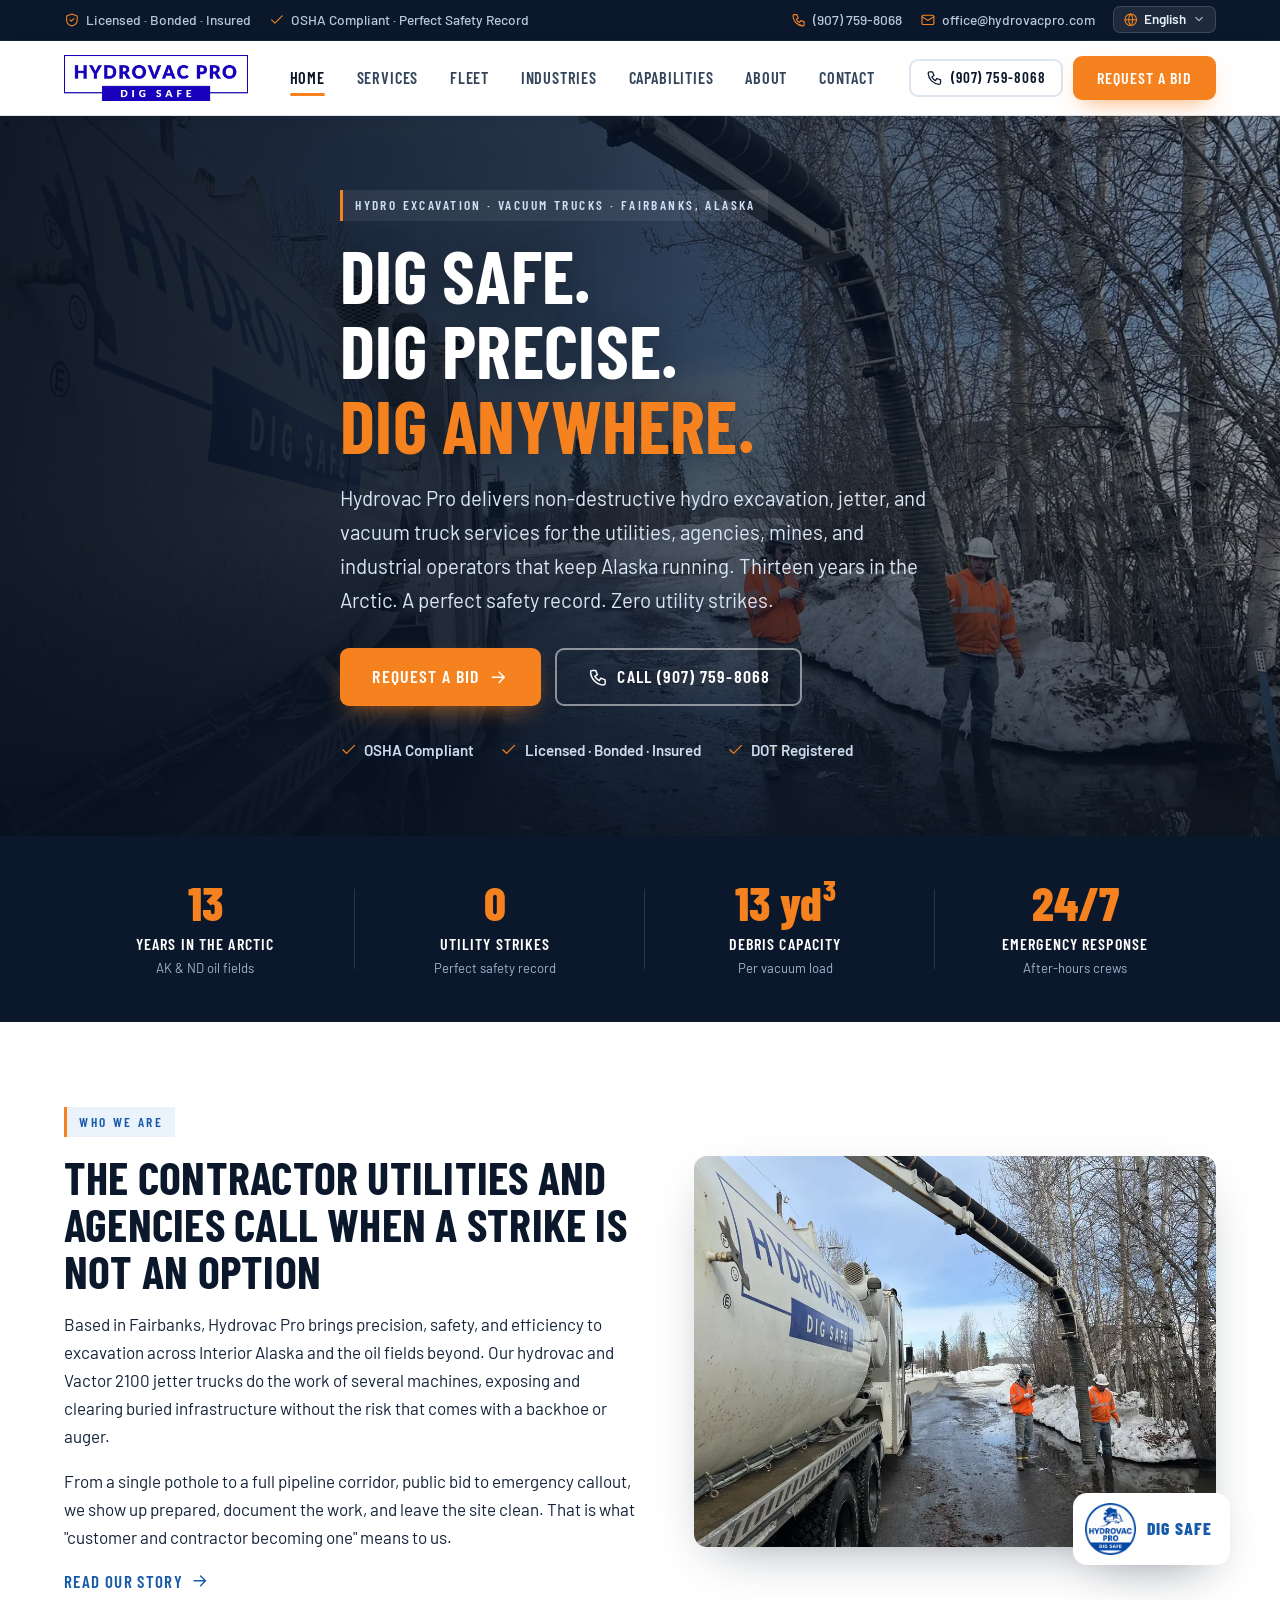
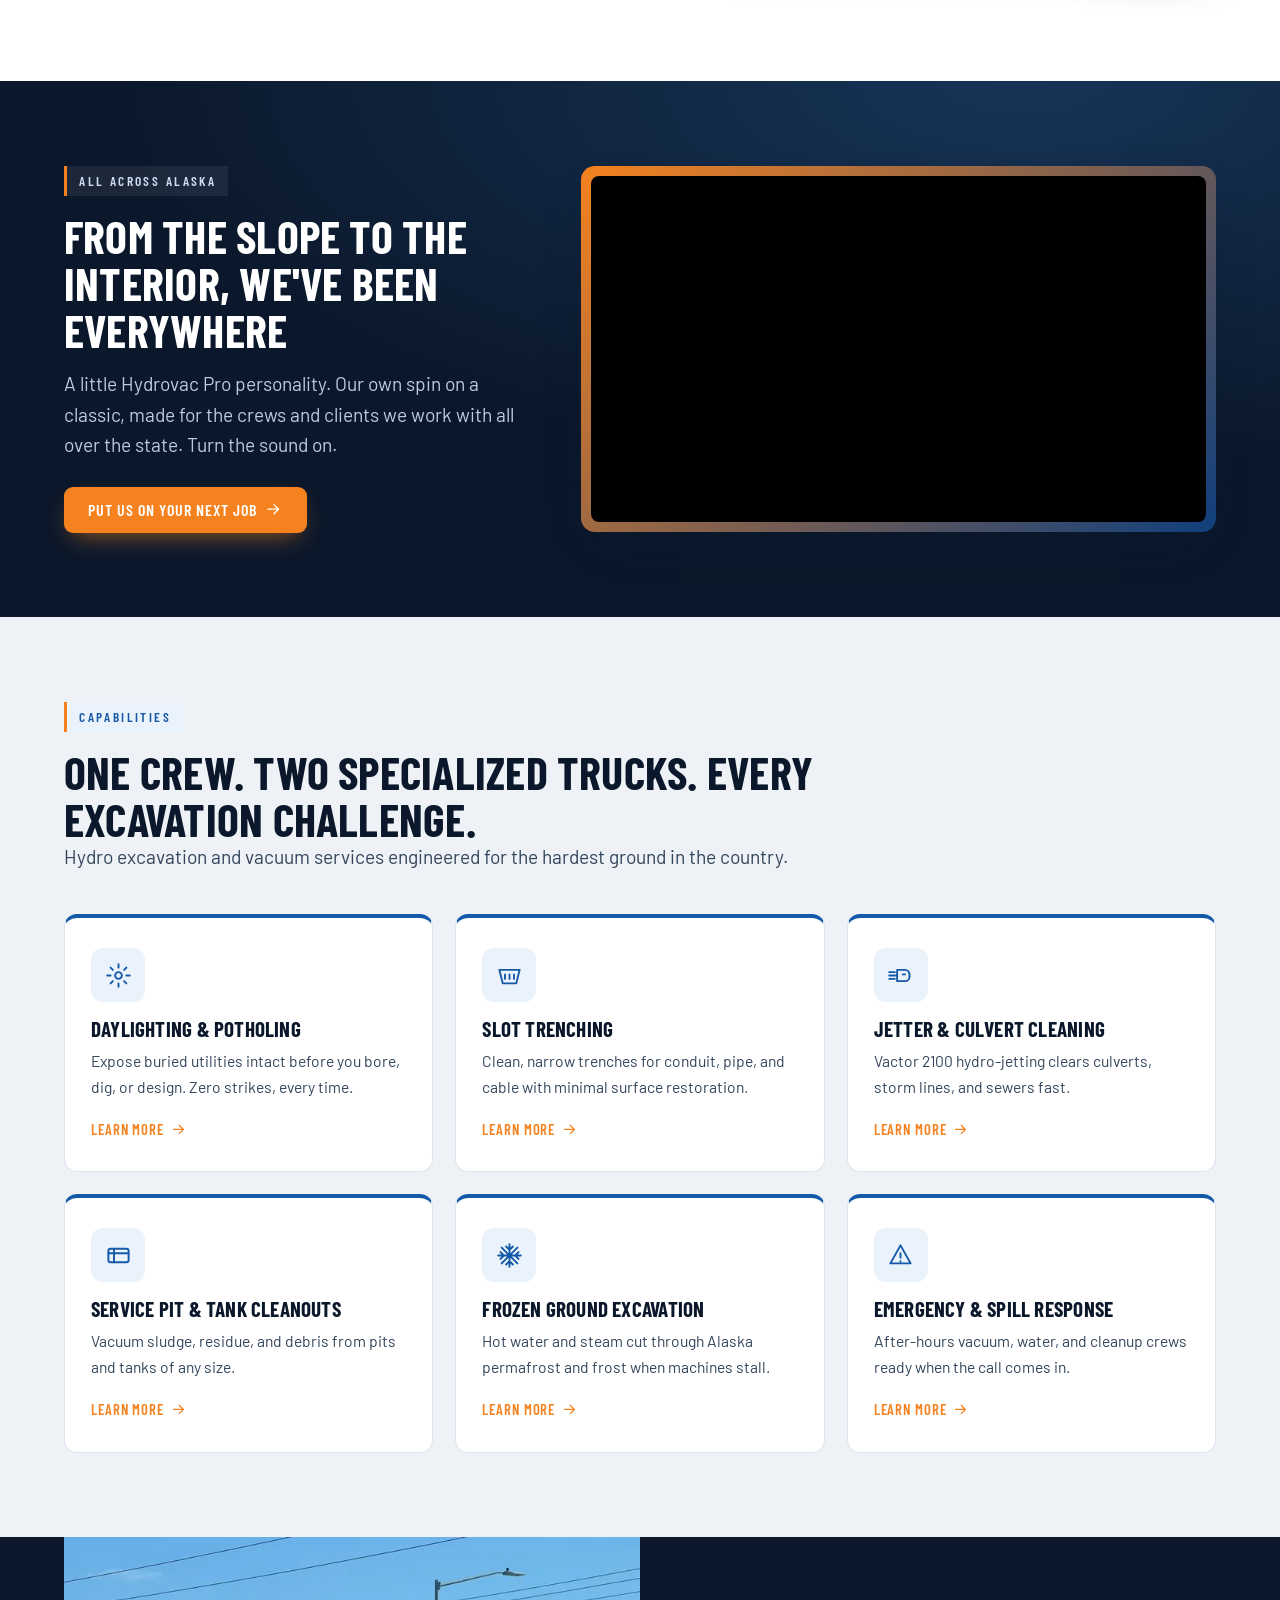
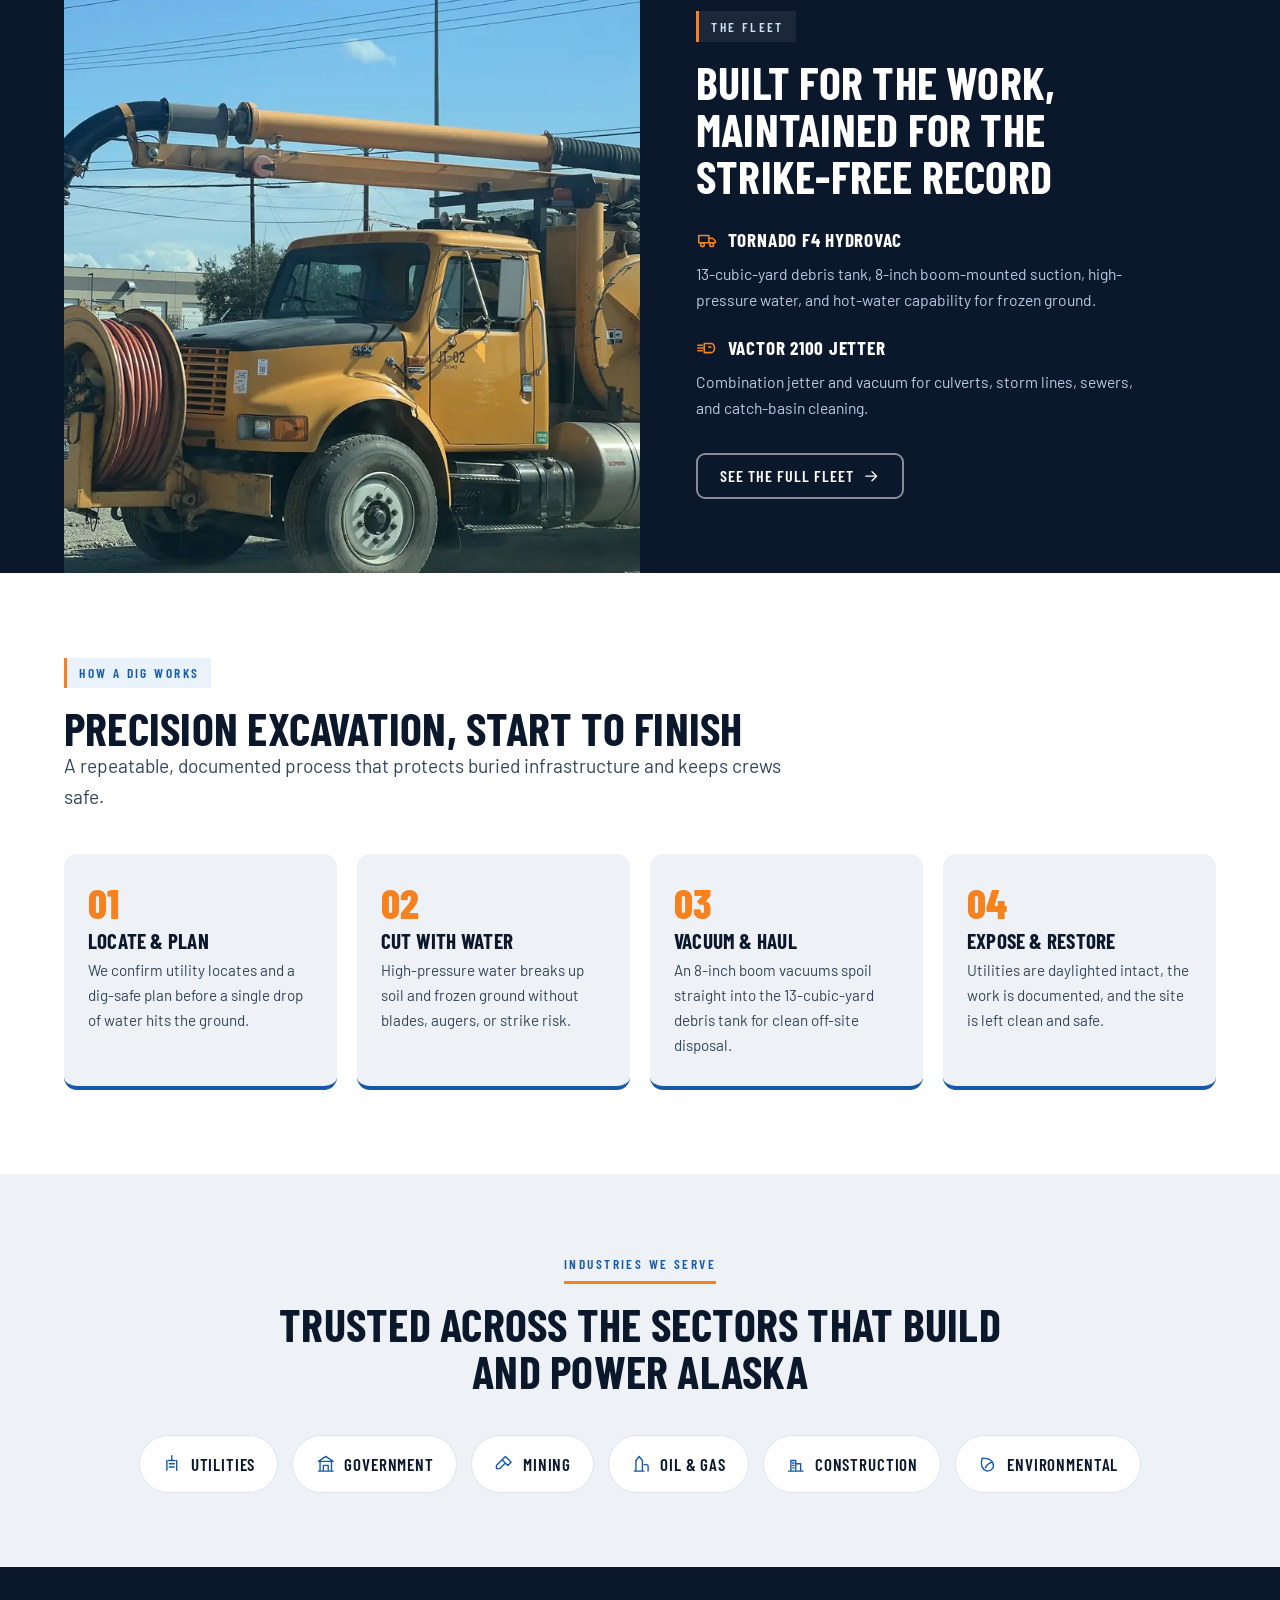
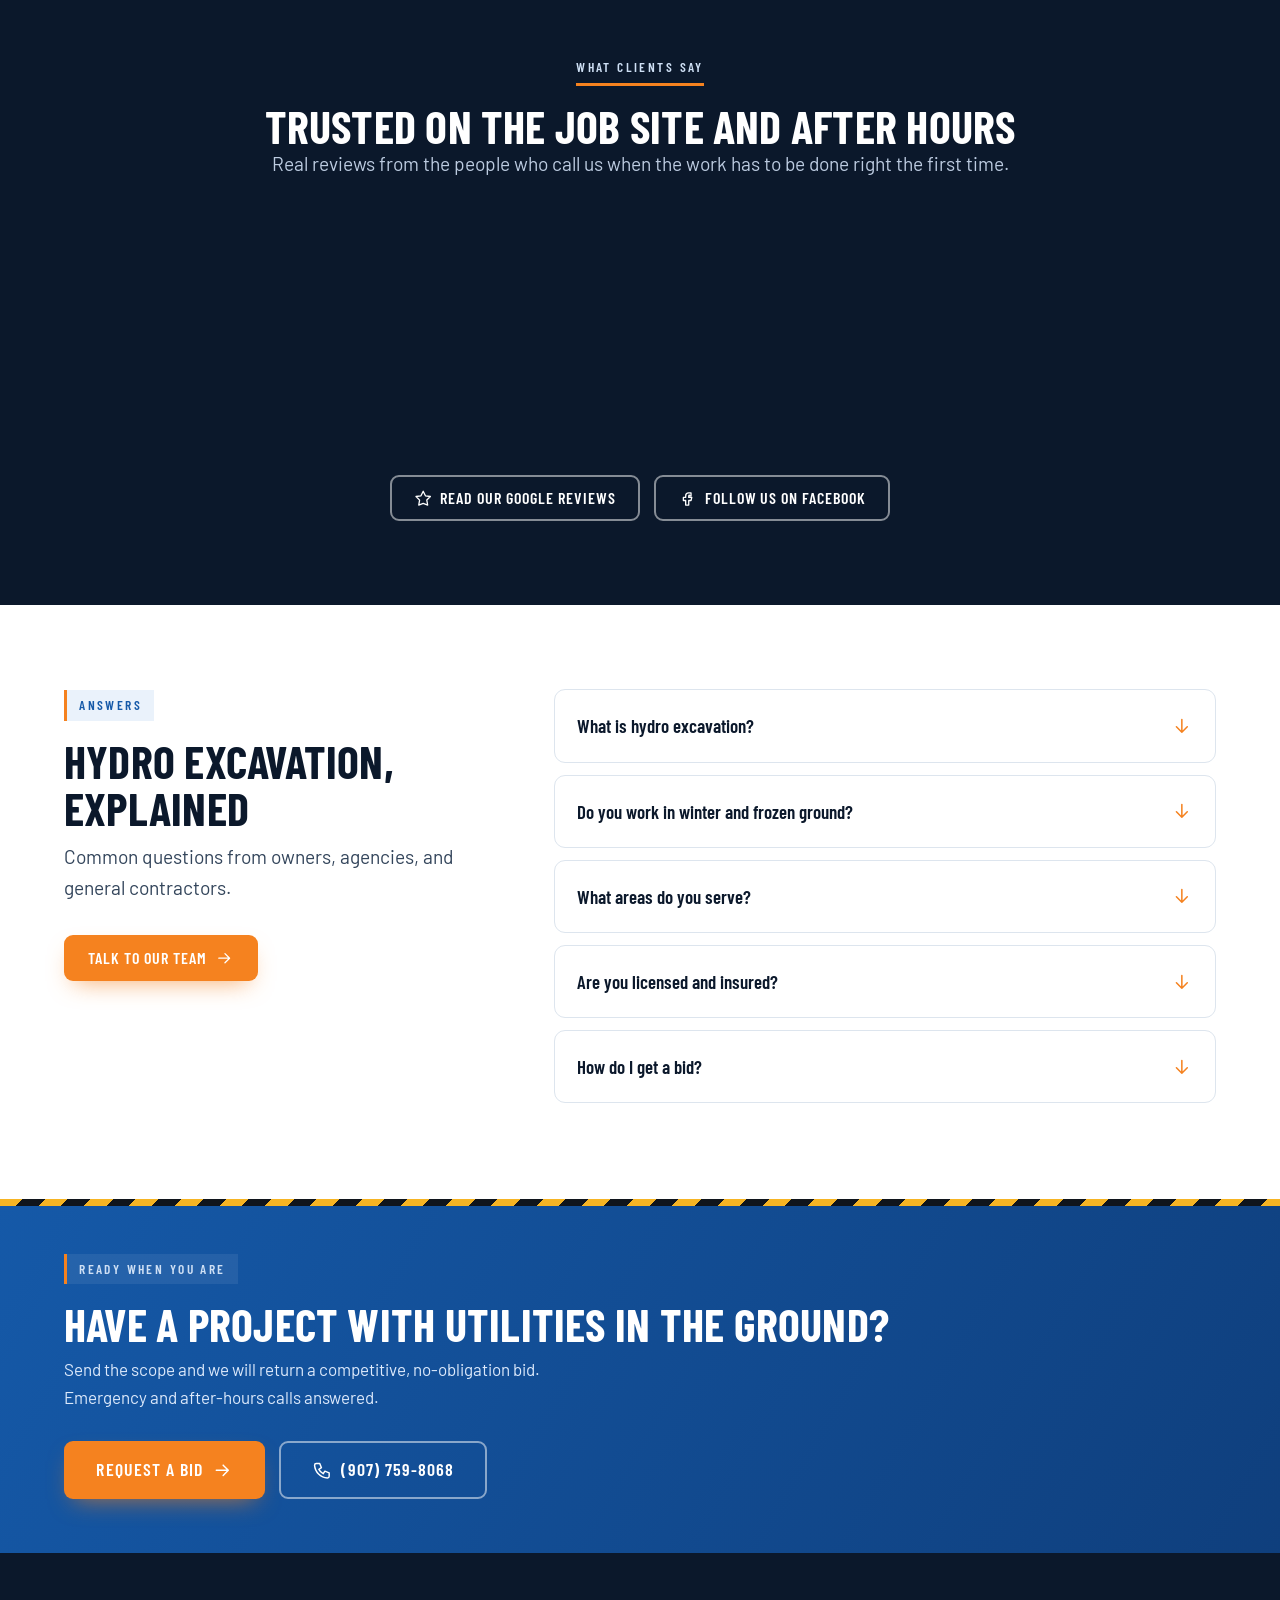
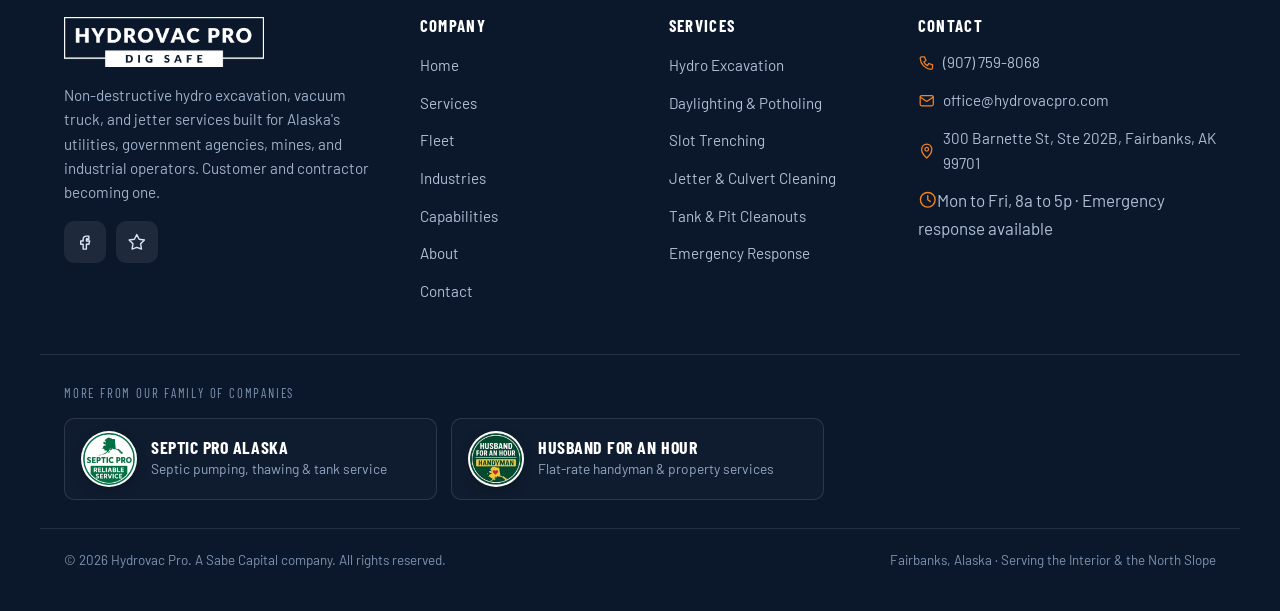
<file: index.html>
<!doctype html>
<html lang="en">
<head>
<meta charset="utf-8">
<meta name="viewport" content="width=device-width, initial-scale=1">
<title>Hydrovac Pro | Hydro Excavation &amp; Vacuum Truck Services in Fairbanks, Alaska</title>
<meta name="description" content="Non-destructive hydro excavation, daylighting, potholing, jetter and vacuum truck services for utilities, government, mining and industry across Interior Alaska.">
<link rel="canonical" href="https://hydrovacpro.com/">
<meta name="robots" content="index,follow,max-image-preview:large">
<meta name="google-site-verification" content="0vKteFWp5z_bEcqp4P3C-2Xy_M807xu2fBGeNYntc8g">
<meta name="author" content="Hydrovac Pro">
<meta name="theme-color" content="#0b182b">
<meta name="geo.region" content="US-AK">
<meta name="geo.placename" content="Fairbanks, Alaska">
<meta name="geo.position" content="64.8401;-147.7200">
<meta name="ICBM" content="64.8401, -147.7200">
<meta property="og:type" content="website">
<meta property="og:site_name" content="Hydrovac Pro">
<meta property="og:title" content="Hydrovac Pro | Hydro Excavation &amp; Vacuum Truck Services in Fairbanks, Alaska">
<meta property="og:description" content="Non-destructive hydro excavation, daylighting, potholing, jetter and vacuum truck services for utilities, government, mining and industry across Interior Alaska.">
<meta property="og:url" content="https://hydrovacpro.com/">
<meta property="og:image" content="https://hydrovacpro.com/assets/img/og-image.jpg?v=19">
<meta property="og:image:width" content="1200">
<meta property="og:image:height" content="630">
<meta property="og:locale" content="en_US">
<meta name="twitter:card" content="summary_large_image">
<meta name="twitter:title" content="Hydrovac Pro | Hydro Excavation &amp; Vacuum Truck Services in Fairbanks, Alaska">
<meta name="twitter:description" content="Non-destructive hydro excavation, daylighting, potholing, jetter and vacuum truck services for utilities, government, mining and industry across Interior Alaska.">
<meta name="twitter:image" content="https://hydrovacpro.com/assets/img/og-image.jpg?v=19">
<link rel="icon" href="assets/img/favicon.ico?v=19" sizes="any">
<link rel="icon" type="image/png" href="assets/img/favicon-32.png?v=19" sizes="32x32">
<link rel="apple-touch-icon" href="assets/img/favicon-180.png?v=19">
<link rel="manifest" href="site.webmanifest">
<link rel="preconnect" href="https://fonts.googleapis.com">
<link rel="preconnect" href="https://fonts.gstatic.com" crossorigin>
<link href="https://fonts.googleapis.com/css2?family=Barlow+Condensed:wght@500;600;700;800&family=Barlow:wght@400;500;600;700&display=swap" rel="stylesheet">
<link rel="stylesheet" href="assets/styles.css?v=19">
<script type="application/ld+json">{"@context": "https://schema.org", "@type": ["LocalBusiness", "HomeAndConstructionBusiness"], "@id": "https://hydrovacpro.com/#business", "name": "Hydrovac Pro", "legalName": "Sabe Capital, LLC", "naics": "238910", "identifier": [{"@type": "PropertyValue", "propertyID": "SAM UEI", "value": "VHFBXM1WW2G1"}, {"@type": "PropertyValue", "propertyID": "CAGE", "value": "13HP6"}], "url": "https://hydrovacpro.com/", "image": "https://hydrovacpro.com/assets/img/hydrovac.webp?v=19", "logo": "https://hydrovacpro.com/assets/img/favicon-512.png?v=19", "telephone": "+19077598068", "email": "office@hydrovacpro.com", "description": "Non-destructive hydro excavation, vacuum truck, and Vactor 2100 jetter services for utilities, government, mining, oil and gas, and construction across Interior Alaska.", "slogan": "Dig Safe.", "foundingDate": "2011", "priceRange": "$$", "address": {"@type": "PostalAddress", "streetAddress": "300 Barnette St, Ste 202B", "addressLocality": "Fairbanks", "addressRegion": "AK", "postalCode": "99701", "addressCountry": "US"}, "geo": {"@type": "GeoCoordinates", "latitude": "64.8401", "longitude": "-147.7200"}, "areaServed": [{"@type": "State", "name": "Alaska"}, {"@type": "City", "name": "Fairbanks"}, {"@type": "City", "name": "North Pole"}, {"@type": "AdministrativeArea", "name": "Fairbanks North Star Borough"}, {"@type": "AdministrativeArea", "name": "Interior Alaska"}], "openingHoursSpecification": [{"@type": "OpeningHoursSpecification", "dayOfWeek": ["Monday", "Tuesday", "Wednesday", "Thursday", "Friday"], "opens": "08:00", "closes": "17:00"}], "sameAs": ["https://www.facebook.com/61559111513765"], "knowsLanguage": ["en"], "contactPoint": [{"@type": "ContactPoint", "telephone": "+19077598068", "email": "office@hydrovacpro.com", "contactType": "sales", "areaServed": "US-AK", "availableLanguage": ["en"]}], "hasOfferCatalog": {"@type": "OfferCatalog", "name": "Hydro Excavation & Vacuum Services", "itemListElement": [{"@type": "Offer", "itemOffered": {"@type": "Service", "name": "Hydro Excavation (Daylighting & Potholing)"}}, {"@type": "Offer", "itemOffered": {"@type": "Service", "name": "Slot Trenching & Precision Excavation"}}, {"@type": "Offer", "itemOffered": {"@type": "Service", "name": "Vactor 2100 Jetter & Culvert Cleaning"}}, {"@type": "Offer", "itemOffered": {"@type": "Service", "name": "Service Pit & Tank Cleanouts"}}, {"@type": "Offer", "itemOffered": {"@type": "Service", "name": "Cold-Weather & Frozen Ground Excavation"}}, {"@type": "Offer", "itemOffered": {"@type": "Service", "name": "Emergency & Spill Response"}}]}}</script>
<script type="application/ld+json">{"@context": "https://schema.org", "@type": "WebSite", "@id": "https://hydrovacpro.com/#website", "url": "https://hydrovacpro.com/", "name": "Hydrovac Pro", "inLanguage": "en-US", "publisher": {"@id": "https://hydrovacpro.com/#business"}}</script>
<script type="application/ld+json">{"@context": "https://schema.org", "@type": "WebPage", "@id": "https://hydrovacpro.com/#webpage", "url": "https://hydrovacpro.com/", "name": "Hydrovac Pro | Hydro Excavation & Vacuum Truck Services in Fairbanks, Alaska", "description": "Non-destructive hydro excavation, daylighting, potholing, jetter and vacuum truck services for utilities, government, mining and industry across Interior Alaska.", "isPartOf": {"@id": "https://hydrovacpro.com/#website"}, "about": {"@id": "https://hydrovacpro.com/#business"}, "publisher": {"@id": "https://hydrovacpro.com/#business"}, "primaryImageOfPage": "https://hydrovacpro.com/assets/img/hero.webp?v=19", "inLanguage": "en-US", "datePublished": "2026-06-24", "dateModified": "2026-06-28", "breadcrumb": {"@id": "https://hydrovacpro.com/#breadcrumb"}}</script>
<script type="application/ld+json">{"@context": "https://schema.org", "@type": "BreadcrumbList", "@id": "https://hydrovacpro.com/#breadcrumb", "itemListElement": [{"@type": "ListItem", "position": 1, "name": "Home", "item": "https://hydrovacpro.com/"}]}</script>
<script type="application/ld+json">{"@context": "https://schema.org", "@type": "FAQPage", "mainEntity": [{"@type": "Question", "name": "What is hydro excavation?", "acceptedAnswer": {"@type": "Answer", "text": "Hydro excavation, also called hydrovac, daylighting, or potholing, uses pressurized water to break up soil and a powerful vacuum to remove it. Nothing mechanical touches the ground, so buried utilities are exposed without damage. It is the safest way to dig near power, gas, water, fiber, and pipelines."}}, {"@type": "Question", "name": "Do you work in winter and frozen ground?", "acceptedAnswer": {"@type": "Answer", "text": "Yes. We use hot water and steam to cut through frost and permafrost year round across Interior Alaska, including jobs that conventional equipment cannot touch."}}, {"@type": "Question", "name": "What areas do you serve?", "acceptedAnswer": {"@type": "Answer", "text": "We are based in Fairbanks and serve the Fairbanks North Star Borough, North Pole, and projects across Interior Alaska and the North Slope. We have also worked the North Dakota oil fields."}}, {"@type": "Question", "name": "Are you licensed and insured?", "acceptedAnswer": {"@type": "Answer", "text": "Yes. Hydrovac Pro is licensed, bonded, and fully insured, OSHA compliant, and DOT registered. Certificates of insurance and W-9 are available on request."}}, {"@type": "Question", "name": "How do I get a bid?", "acceptedAnswer": {"@type": "Answer", "text": "Call (907) 759-8068 or send your scope through our contact page. For public bids and RFPs we turn around competitive pricing quickly."}}]}</script>
<script type="application/ld+json">{"@context": "https://schema.org", "@type": "Service", "name": "Hydro Excavation", "description": "Non-destructive hydrovac daylighting, potholing, and trenching in Interior Alaska.", "serviceType": "Hydro Excavation", "provider": {"@id": "https://hydrovacpro.com/#business"}, "areaServed": {"@type": "AdministrativeArea", "name": "Interior Alaska"}}</script>
<script type="application/ld+json">{"@context": "https://schema.org", "@type": "VideoObject", "name": "The Alaska Hydrovac Song — Hydrovac Pro AK", "description": "Hydrovac Pro's Alaska hydrovac parody of \"I've Been Everywhere,\" featuring hydro excavation and vacuum truck work across Alaska.", "thumbnailUrl": ["https://i.ytimg.com/vi/aQEVApFhXK0/maxresdefault.jpg"], "embedUrl": "https://www.youtube.com/embed/aQEVApFhXK0", "contentUrl": "https://www.youtube.com/watch?v=aQEVApFhXK0", "publisher": {"@type": "Organization", "name": "Hydrovac Pro", "logo": {"@type": "ImageObject", "url": "https://hydrovacpro.com/assets/img/favicon-512.png?v=19"}}}</script>
</head>
<body>
<a class="skip" href="#main">Skip to content</a>

<div class="topbar">
  <div class="wrap topbar-in">
    <div class="topbar-left">
      <span class="tb-item"><svg class="ic" viewBox="0 0 24 24" fill="none" stroke="currentColor" stroke-width="1.7" stroke-linecap="round" stroke-linejoin="round" aria-hidden="true"><path d="M12 3l8 3v6c0 5-3.5 8-8 9-4.5-1-8-4-8-9V6z"/><path d="M9 12l2 2 4-4"/></svg><span translate="no">Licensed · Bonded · Insured</span></span>
      <span class="tb-item tb-hide"><svg class="ic" viewBox="0 0 24 24" fill="none" stroke="currentColor" stroke-width="1.7" stroke-linecap="round" stroke-linejoin="round" aria-hidden="true"><path d="M20 6L9 17l-5-5"/></svg>OSHA Compliant · Perfect Safety Record</span>
    </div>
    <div class="topbar-right">
      <a class="tb-item" href="tel:+19077598068"><svg class="ic" viewBox="0 0 24 24" fill="none" stroke="currentColor" stroke-width="1.7" stroke-linecap="round" stroke-linejoin="round" aria-hidden="true"><path d="M5 4h4l2 5-3 2a12 12 0 0 0 5 5l2-3 5 2v4a2 2 0 0 1-2 2A16 16 0 0 1 3 6a2 2 0 0 1 2-2z"/></svg><span translate="no">(907) 759-8068</span></a>
      <a class="tb-item tb-hide" href="mailto:office@hydrovacpro.com"><svg class="ic" viewBox="0 0 24 24" fill="none" stroke="currentColor" stroke-width="1.7" stroke-linecap="round" stroke-linejoin="round" aria-hidden="true"><rect x="3" y="5" width="18" height="14" rx="2"/><path d="M3 7l9 6 9-6"/></svg><span translate="no">office@hydrovacpro.com</span></a>
      <div class="lang" id="lang">
        <button class="lang-btn" id="langBtn" aria-haspopup="listbox" aria-expanded="false">
          <svg class="ic" viewBox="0 0 24 24" fill="none" stroke="currentColor" stroke-width="1.7" stroke-linecap="round" stroke-linejoin="round" aria-hidden="true"><circle cx="12" cy="12" r="9"/><path d="M3 12h18M12 3a14 14 0 0 1 0 18M12 3a14 14 0 0 0 0 18"/></svg><span id="langCur" translate="no">English</span>
          <svg viewBox="0 0 24 24" class="caret" aria-hidden="true"><path d="M6 9l6 6 6-6" fill="none" stroke="currentColor" stroke-width="2"/></svg>
        </button>
        <div class="lang-pop" id="langPop" role="dialog" aria-label="Choose language">
          <input type="text" id="langSearch" placeholder="Search 100+ languages" autocomplete="off">
          <ul id="langList" role="listbox" aria-label="Languages"><li role="option" data-code="en" tabindex="-1">English</li><li role="option" data-code="es" tabindex="-1">Espanol</li><li role="option" data-code="zh-CN" tabindex="-1">Chinese (Simplified)</li><li role="option" data-code="zh-TW" tabindex="-1">Chinese (Traditional)</li><li role="option" data-code="hi" tabindex="-1">Hindi</li><li role="option" data-code="ar" tabindex="-1">Arabic</li><li role="option" data-code="bn" tabindex="-1">Bengali</li><li role="option" data-code="pt" tabindex="-1">Portugues</li><li role="option" data-code="ru" tabindex="-1">Russian</li><li role="option" data-code="ja" tabindex="-1">Japanese</li><li role="option" data-code="pa" tabindex="-1">Punjabi</li><li role="option" data-code="de" tabindex="-1">Deutsch</li><li role="option" data-code="jw" tabindex="-1">Javanese</li><li role="option" data-code="ko" tabindex="-1">Korean</li><li role="option" data-code="fr" tabindex="-1">Francais</li><li role="option" data-code="te" tabindex="-1">Telugu</li><li role="option" data-code="mr" tabindex="-1">Marathi</li><li role="option" data-code="tr" tabindex="-1">Turkce</li><li role="option" data-code="ta" tabindex="-1">Tamil</li><li role="option" data-code="vi" tabindex="-1">Tieng Viet</li><li role="option" data-code="ur" tabindex="-1">Urdu</li><li role="option" data-code="it" tabindex="-1">Italiano</li><li role="option" data-code="th" tabindex="-1">Thai</li><li role="option" data-code="gu" tabindex="-1">Gujarati</li><li role="option" data-code="fa" tabindex="-1">Persian</li><li role="option" data-code="pl" tabindex="-1">Polski</li><li role="option" data-code="uk" tabindex="-1">Ukrainian</li><li role="option" data-code="ro" tabindex="-1">Romana</li><li role="option" data-code="nl" tabindex="-1">Nederlands</li><li role="option" data-code="id" tabindex="-1">Indonesia</li><li role="option" data-code="ms" tabindex="-1">Malay</li><li role="option" data-code="tl" tabindex="-1">Filipino</li><li role="option" data-code="my" tabindex="-1">Burmese</li><li role="option" data-code="km" tabindex="-1">Khmer</li><li role="option" data-code="am" tabindex="-1">Amharic</li><li role="option" data-code="ne" tabindex="-1">Nepali</li><li role="option" data-code="si" tabindex="-1">Sinhala</li><li role="option" data-code="el" tabindex="-1">Greek</li><li role="option" data-code="hu" tabindex="-1">Magyar</li><li role="option" data-code="cs" tabindex="-1">Cestina</li><li role="option" data-code="sv" tabindex="-1">Svenska</li><li role="option" data-code="he" tabindex="-1">Hebrew</li><li role="option" data-code="da" tabindex="-1">Dansk</li><li role="option" data-code="fi" tabindex="-1">Suomi</li><li role="option" data-code="no" tabindex="-1">Norsk</li><li role="option" data-code="sk" tabindex="-1">Slovak</li><li role="option" data-code="hr" tabindex="-1">Croatian</li><li role="option" data-code="bg" tabindex="-1">Bulgarian</li><li role="option" data-code="sr" tabindex="-1">Serbian</li><li role="option" data-code="lt" tabindex="-1">Lithuanian</li><li role="option" data-code="sl" tabindex="-1">Slovenian</li><li role="option" data-code="lv" tabindex="-1">Latvian</li><li role="option" data-code="et" tabindex="-1">Estonian</li><li role="option" data-code="az" tabindex="-1">Azerbaijani</li><li role="option" data-code="ka" tabindex="-1">Georgian</li><li role="option" data-code="hy" tabindex="-1">Armenian</li><li role="option" data-code="kk" tabindex="-1">Kazakh</li><li role="option" data-code="uz" tabindex="-1">Uzbek</li><li role="option" data-code="mn" tabindex="-1">Mongolian</li><li role="option" data-code="sw" tabindex="-1">Swahili</li><li role="option" data-code="ha" tabindex="-1">Hausa</li><li role="option" data-code="yo" tabindex="-1">Yoruba</li><li role="option" data-code="ig" tabindex="-1">Igbo</li><li role="option" data-code="zu" tabindex="-1">Zulu</li><li role="option" data-code="xh" tabindex="-1">Xhosa</li><li role="option" data-code="af" tabindex="-1">Afrikaans</li><li role="option" data-code="so" tabindex="-1">Somali</li><li role="option" data-code="rw" tabindex="-1">Kinyarwanda</li><li role="option" data-code="mg" tabindex="-1">Malagasy</li><li role="option" data-code="ny" tabindex="-1">Chichewa</li><li role="option" data-code="st" tabindex="-1">Sesotho</li><li role="option" data-code="sn" tabindex="-1">Shona</li><li role="option" data-code="ga" tabindex="-1">Irish</li><li role="option" data-code="cy" tabindex="-1">Welsh</li><li role="option" data-code="gl" tabindex="-1">Galician</li><li role="option" data-code="ca" tabindex="-1">Catala</li><li role="option" data-code="eu" tabindex="-1">Basque</li><li role="option" data-code="is" tabindex="-1">Icelandic</li><li role="option" data-code="mk" tabindex="-1">Macedonian</li><li role="option" data-code="sq" tabindex="-1">Albanian</li><li role="option" data-code="bs" tabindex="-1">Bosnian</li><li role="option" data-code="be" tabindex="-1">Belarusian</li><li role="option" data-code="ky" tabindex="-1">Kyrgyz</li><li role="option" data-code="tg" tabindex="-1">Tajik</li><li role="option" data-code="tk" tabindex="-1">Turkmen</li><li role="option" data-code="ps" tabindex="-1">Pashto</li><li role="option" data-code="sd" tabindex="-1">Sindhi</li><li role="option" data-code="lo" tabindex="-1">Lao</li><li role="option" data-code="ml" tabindex="-1">Malayalam</li><li role="option" data-code="kn" tabindex="-1">Kannada</li><li role="option" data-code="or" tabindex="-1">Odia</li><li role="option" data-code="as" tabindex="-1">Assamese</li><li role="option" data-code="mt" tabindex="-1">Maltese</li><li role="option" data-code="lb" tabindex="-1">Luxembourgish</li><li role="option" data-code="la" tabindex="-1">Latin</li><li role="option" data-code="ht" tabindex="-1">Haitian Creole</li><li role="option" data-code="co" tabindex="-1">Corsican</li><li role="option" data-code="fy" tabindex="-1">Frisian</li><li role="option" data-code="haw" tabindex="-1">Hawaiian</li><li role="option" data-code="sm" tabindex="-1">Samoan</li><li role="option" data-code="mi" tabindex="-1">Maori</li><li role="option" data-code="ku" tabindex="-1">Kurdish</li><li role="option" data-code="yi" tabindex="-1">Yiddish</li></ul>
        </div>
      </div>
    </div>
  </div>
</div>
<div id="google_translate_element" aria-hidden="true"></div>

<header class="site-head" id="head">
  <div class="wrap head-in">
    <a class="brand" href="index.html" aria-label="Hydrovac Pro, Dig Safe, Fairbanks Alaska home" translate="no">
      <img src="assets/img/logo-wordmark.webp?v=19" alt="Hydrovac Pro — Dig Safe" class="brand-logo" width="200" height="50">
    </a>
    <nav class="nav-links" id="navLinks" aria-label="Primary"><a href="index.html" class="active">Home</a><a href="services.html" class="">Services</a><a href="equipment.html" class="">Fleet</a><a href="industries.html" class="">Industries</a><a href="capabilities.html" class="">Capabilities</a><a href="about.html" class="">About</a><a href="contact.html" class="">Contact</a></nav>
    <div class="head-cta">
      <a class="btn btn-ghost" href="tel:+19077598068"><svg class="ic" viewBox="0 0 24 24" fill="none" stroke="currentColor" stroke-width="1.7" stroke-linecap="round" stroke-linejoin="round" aria-hidden="true"><path d="M5 4h4l2 5-3 2a12 12 0 0 0 5 5l2-3 5 2v4a2 2 0 0 1-2 2A16 16 0 0 1 3 6a2 2 0 0 1 2-2z"/></svg><span translate="no">(907) 759-8068</span></a>
      <a class="btn btn-orange" href="contact.html">Request a Bid</a>
    </div>
    <button class="burger" id="burger" aria-label="Menu" aria-expanded="false"><span></span><span></span><span></span></button>
  </div>
</header>
<main id="main">
<section class="hero">
  <div class="hero-bg"><img src="assets/img/hero.webp?v=19" alt="Hydrovac Pro crew operating the vacuum boom beside the Dig Safe truck on an Alaska job site" fetchpriority="high" width="1700" height="1275"></div>
  <div class="hero-shade"></div>
  <div class="wrap hero-in">
    <div class="hero-copy">
      <span class="eyebrow eyebrow-light">Hydro Excavation · Vacuum Trucks · Fairbanks, Alaska</span>
      <h1>Dig safe.<br>Dig precise.<br><span class="hl">Dig anywhere.</span></h1>
      <p class="hero-lead">Hydrovac Pro delivers non-destructive hydro excavation, jetter, and vacuum truck services for the utilities, agencies, mines, and industrial operators that keep Alaska running. Thirteen years in the Arctic. A perfect safety record. Zero utility strikes.</p>
      <div class="hero-cta">
        <a class="btn btn-orange btn-lg" href="contact.html">Request a Bid <svg class="ic" viewBox="0 0 24 24" fill="none" stroke="currentColor" stroke-width="1.7" stroke-linecap="round" stroke-linejoin="round" aria-hidden="true"><path d="M5 12h14M13 6l6 6-6 6"/></svg></a>
        <a class="btn btn-outline-light btn-lg" href="tel:+19077598068"><svg class="ic" viewBox="0 0 24 24" fill="none" stroke="currentColor" stroke-width="1.7" stroke-linecap="round" stroke-linejoin="round" aria-hidden="true"><path d="M5 4h4l2 5-3 2a12 12 0 0 0 5 5l2-3 5 2v4a2 2 0 0 1-2 2A16 16 0 0 1 3 6a2 2 0 0 1 2-2z"/></svg> Call (907) 759-8068</a>
      </div>
      <ul class="hero-trust">
        <li><svg class="ic" viewBox="0 0 24 24" fill="none" stroke="currentColor" stroke-width="1.7" stroke-linecap="round" stroke-linejoin="round" aria-hidden="true"><path d="M20 6L9 17l-5-5"/></svg>OSHA Compliant</li>
        <li><svg class="ic" viewBox="0 0 24 24" fill="none" stroke="currentColor" stroke-width="1.7" stroke-linecap="round" stroke-linejoin="round" aria-hidden="true"><path d="M20 6L9 17l-5-5"/></svg>Licensed · Bonded · Insured</li>
        <li><svg class="ic" viewBox="0 0 24 24" fill="none" stroke="currentColor" stroke-width="1.7" stroke-linecap="round" stroke-linejoin="round" aria-hidden="true"><path d="M20 6L9 17l-5-5"/></svg>DOT Registered</li>
      </ul>
    </div>
  </div>
</section>

<section class="stats">
  <div class="wrap stat-row">
    <div class="stat"><span class="stat-num" translate="no">13</span><span class="stat-label">Years in the Arctic</span><span class=stat-sub>AK &amp; ND oil fields</span></div>
    <div class="stat"><span class="stat-num" translate="no">0</span><span class="stat-label">Utility strikes</span><span class=stat-sub>Perfect safety record</span></div>
    <div class="stat"><span class="stat-num" translate="no">13 yd³</span><span class="stat-label">Debris capacity</span><span class=stat-sub>Per vacuum load</span></div>
    <div class="stat"><span class="stat-num" translate="no">24/7</span><span class="stat-label">Emergency response</span><span class=stat-sub>After-hours crews</span></div>
  </div>
</section>

<section class="intro">
  <div class="wrap intro-in">
    <div class="intro-copy reveal">
      <span class="eyebrow">Who we are</span>
      <h2>The contractor utilities and agencies call when a strike is not an option</h2>
      <p>Based in Fairbanks, Hydrovac Pro brings precision, safety, and efficiency to excavation across Interior Alaska and the oil fields beyond. Our hydrovac and Vactor 2100 jetter trucks do the work of several machines, exposing and clearing buried infrastructure without the risk that comes with a backhoe or auger.</p>
      <p>From a single pothole to a full pipeline corridor, public bid to emergency callout, we show up prepared, document the work, and leave the site clean. That is what "customer and contractor becoming one" means to us.</p>
      <a class="link-arrow" href="about.html">Read our story <svg class="ic" viewBox="0 0 24 24" fill="none" stroke="currentColor" stroke-width="1.7" stroke-linecap="round" stroke-linejoin="round" aria-hidden="true"><path d="M5 12h14M13 6l6 6-6 6"/></svg></a>
    </div>
    <div class="intro-media reveal">
      <img src="assets/img/intro.webp?v=19" alt="Hydrovac Pro truck working with boom deployed while a crew member operates the dig" loading="lazy" width="1500" height="1125">
      <div class="intro-badge"><img src="assets/img/logo.webp?v=19" alt="" width="78" height="78"><span translate="no">Dig Safe</span></div>
    </div>
  </div>
</section>


<section class="video-band">
  <div class="wrap video-in">
    <div class="video-head">
      <span class="eyebrow eyebrow-light">All across Alaska</span>
      <h2>From the Slope to the Interior, we've been everywhere</h2>
      <p class="lead">A little Hydrovac Pro personality. Our own spin on a classic, made for the crews and clients we work with all over the state. Turn the sound on.</p>
      <a class="btn btn-orange" href="contact.html">Put us on your next job <svg class="ic" viewBox="0 0 24 24" fill="none" stroke="currentColor" stroke-width="1.7" stroke-linecap="round" stroke-linejoin="round" aria-hidden="true"><path d="M5 12h14M13 6l6 6-6 6"/></svg></a>
    </div>
    <div class="video-frame">
      <div class="video-ratio">
        <iframe src="https://www.youtube-nocookie.com/embed/aQEVApFhXK0?start=2&amp;rel=0"
          title="The Alaska Hydrovac Song — Hydrovac Pro AK" loading="lazy"
          allow="accelerometer; autoplay; clipboard-write; encrypted-media; gyroscope; picture-in-picture; web-share"
          referrerpolicy="strict-origin-when-cross-origin" allowfullscreen></iframe>
      </div>
    </div>
  </div>
</section>

<section class="services-sec">
  <div class="wrap">
    <div class="sec-head">
      <span class="eyebrow">Capabilities</span>
      <h2>One crew. Two specialized trucks. Every excavation challenge.</h2>
      <p class="lead">Hydro excavation and vacuum services engineered for the hardest ground in the country.</p>
    </div>
    <div class="svc-grid"><a class="svc-card reveal" href="services.html">
      <span class="svc-ic"><svg class="ic" viewBox="0 0 24 24" fill="none" stroke="currentColor" stroke-width="1.7" stroke-linecap="round" stroke-linejoin="round" aria-hidden="true"><circle cx="12" cy="12" r="3"/><path d="M12 2v3M12 19v3M2 12h3M19 12h3M5 5l2 2M17 17l2 2M19 5l-2 2M7 17l-2 2"/></svg></span>
      <h3>Daylighting &amp; Potholing</h3>
      <p>Expose buried utilities intact before you bore, dig, or design. Zero strikes, every time.</p>
      <span class="svc-more">Learn more <svg class="ic" viewBox="0 0 24 24" fill="none" stroke="currentColor" stroke-width="1.7" stroke-linecap="round" stroke-linejoin="round" aria-hidden="true"><path d="M5 12h14M13 6l6 6-6 6"/></svg></span>
    </a><a class="svc-card reveal" href="services.html">
      <span class="svc-ic"><svg class="ic" viewBox="0 0 24 24" fill="none" stroke="currentColor" stroke-width="1.7" stroke-linecap="round" stroke-linejoin="round" aria-hidden="true"><path d="M3 7h18M3 7l3 12h12l3-12M8 11v4M12 11v4M16 11v4"/></svg></span>
      <h3>Slot Trenching</h3>
      <p>Clean, narrow trenches for conduit, pipe, and cable with minimal surface restoration.</p>
      <span class="svc-more">Learn more <svg class="ic" viewBox="0 0 24 24" fill="none" stroke="currentColor" stroke-width="1.7" stroke-linecap="round" stroke-linejoin="round" aria-hidden="true"><path d="M5 12h14M13 6l6 6-6 6"/></svg></span>
    </a><a class="svc-card reveal" href="services.html">
      <span class="svc-ic"><svg class="ic" viewBox="0 0 24 24" fill="none" stroke="currentColor" stroke-width="1.7" stroke-linecap="round" stroke-linejoin="round" aria-hidden="true"><path d="M2 12h7M2 9h5M2 15h5"/><path d="M9 7h7a4 4 0 0 1 4 4v2a4 4 0 0 1-4 4H9z"/><path d="M14 11h2"/></svg></span>
      <h3>Jetter &amp; Culvert Cleaning</h3>
      <p>Vactor 2100 hydro-jetting clears culverts, storm lines, and sewers fast.</p>
      <span class="svc-more">Learn more <svg class="ic" viewBox="0 0 24 24" fill="none" stroke="currentColor" stroke-width="1.7" stroke-linecap="round" stroke-linejoin="round" aria-hidden="true"><path d="M5 12h14M13 6l6 6-6 6"/></svg></span>
    </a><a class="svc-card reveal" href="services.html">
      <span class="svc-ic"><svg class="ic" viewBox="0 0 24 24" fill="none" stroke="currentColor" stroke-width="1.7" stroke-linecap="round" stroke-linejoin="round" aria-hidden="true"><rect x="3" y="6" width="18" height="12" rx="2"/><path d="M3 10h18M8 6v12"/></svg></span>
      <h3>Service Pit &amp; Tank Cleanouts</h3>
      <p>Vacuum sludge, residue, and debris from pits and tanks of any size.</p>
      <span class="svc-more">Learn more <svg class="ic" viewBox="0 0 24 24" fill="none" stroke="currentColor" stroke-width="1.7" stroke-linecap="round" stroke-linejoin="round" aria-hidden="true"><path d="M5 12h14M13 6l6 6-6 6"/></svg></span>
    </a><a class="svc-card reveal" href="services.html">
      <span class="svc-ic"><svg class="ic" viewBox="0 0 24 24" fill="none" stroke="currentColor" stroke-width="1.7" stroke-linecap="round" stroke-linejoin="round" aria-hidden="true"><path d="M12 2v20M2 12h20M5 5l14 14M19 5L5 19M9 4l3 3 3-3M9 20l3-3 3 3M4 9l3 3-3 3M20 9l-3 3 3 3"/></svg></span>
      <h3>Frozen Ground Excavation</h3>
      <p>Hot water and steam cut through Alaska permafrost and frost when machines stall.</p>
      <span class="svc-more">Learn more <svg class="ic" viewBox="0 0 24 24" fill="none" stroke="currentColor" stroke-width="1.7" stroke-linecap="round" stroke-linejoin="round" aria-hidden="true"><path d="M5 12h14M13 6l6 6-6 6"/></svg></span>
    </a><a class="svc-card reveal" href="services.html">
      <span class="svc-ic"><svg class="ic" viewBox="0 0 24 24" fill="none" stroke="currentColor" stroke-width="1.7" stroke-linecap="round" stroke-linejoin="round" aria-hidden="true"><path d="M12 3l9 16H3z"/><path d="M12 10v4M12 17v.5"/></svg></span>
      <h3>Emergency &amp; Spill Response</h3>
      <p>After-hours vacuum, water, and cleanup crews ready when the call comes in.</p>
      <span class="svc-more">Learn more <svg class="ic" viewBox="0 0 24 24" fill="none" stroke="currentColor" stroke-width="1.7" stroke-linecap="round" stroke-linejoin="round" aria-hidden="true"><path d="M5 12h14M13 6l6 6-6 6"/></svg></span>
    </a></div>
  </div>
</section>

<section class="fleet-teaser">
  <div class="wrap fleet-in">
    <div class="fleet-media reveal">
      <img src="assets/img/jetter.webp?v=19" alt="Vactor 2100 jetter truck operated by Hydrovac Pro" loading="lazy" width="1700" height="1096">
    </div>
    <div class="fleet-copy reveal">
      <span class="eyebrow eyebrow-light">The fleet</span>
      <h2>Built for the work, maintained for the strike-free record</h2>
      <div class="fleet-spec">
        <div><span class="fs-name"><svg class="ic" viewBox="0 0 24 24" fill="none" stroke="currentColor" stroke-width="1.7" stroke-linecap="round" stroke-linejoin="round" aria-hidden="true"><path d="M3 7h11v8H3zM14 10h4l3 3v2h-7z"/><circle cx="7" cy="17" r="2"/><circle cx="17" cy="17" r="2"/></svg> Tornado F4 Hydrovac</span><p>13-cubic-yard debris tank, 8-inch boom-mounted suction, high-pressure water, and hot-water capability for frozen ground.</p></div>
        <div><span class="fs-name"><svg class="ic" viewBox="0 0 24 24" fill="none" stroke="currentColor" stroke-width="1.7" stroke-linecap="round" stroke-linejoin="round" aria-hidden="true"><path d="M2 12h7M2 9h5M2 15h5"/><path d="M9 7h7a4 4 0 0 1 4 4v2a4 4 0 0 1-4 4H9z"/><path d="M14 11h2"/></svg> Vactor 2100 Jetter</span><p>Combination jetter and vacuum for culverts, storm lines, sewers, and catch-basin cleaning.</p></div>
      </div>
      <a class="btn btn-outline-light" href="equipment.html">See the full fleet <svg class="ic" viewBox="0 0 24 24" fill="none" stroke="currentColor" stroke-width="1.7" stroke-linecap="round" stroke-linejoin="round" aria-hidden="true"><path d="M5 12h14M13 6l6 6-6 6"/></svg></a>
    </div>
  </div>
</section>


<section class="process">
  <div class="wrap">
    <div class="sec-head">
      <span class="eyebrow">How a dig works</span>
      <h2>Precision excavation, start to finish</h2>
      <p class="lead">A repeatable, documented process that protects buried infrastructure and keeps crews safe.</p>
    </div>
    <div class="step-grid"><div class="step reveal"><span class="step-n" translate="no">01</span><h3>Locate &amp; plan</h3><p>We confirm utility locates and a dig-safe plan before a single drop of water hits the ground.</p></div><div class="step reveal"><span class="step-n" translate="no">02</span><h3>Cut with water</h3><p>High-pressure water breaks up soil and frozen ground without blades, augers, or strike risk.</p></div><div class="step reveal"><span class="step-n" translate="no">03</span><h3>Vacuum &amp; haul</h3><p>An 8-inch boom vacuums spoil straight into the 13-cubic-yard debris tank for clean off-site disposal.</p></div><div class="step reveal"><span class="step-n" translate="no">04</span><h3>Expose &amp; restore</h3><p>Utilities are daylighted intact, the work is documented, and the site is left clean and safe.</p></div></div>
  </div>
</section>

<section class="ind-strip">
  <div class="wrap">
    <div class="sec-head center">
      <span class="eyebrow">Industries we serve</span>
      <h2>Trusted across the sectors that build and power Alaska</h2>
    </div>
    <div class="ind-pills"><a href="industries.html" class="ind-pill"><svg class="ic" viewBox="0 0 24 24" fill="none" stroke="currentColor" stroke-width="1.7" stroke-linecap="round" stroke-linejoin="round" aria-hidden="true"><path d="M12 2v6M8 8h8M6 8v12M18 8v12M9 12h6M9 16h6"/></svg>Utilities</a><a href="industries.html" class="ind-pill"><svg class="ic" viewBox="0 0 24 24" fill="none" stroke="currentColor" stroke-width="1.7" stroke-linecap="round" stroke-linejoin="round" aria-hidden="true"><path d="M3 21h18M5 21V9M19 21V9M3 9l9-6 9 6zM9 21v-7h6v7"/></svg>Government</a><a href="industries.html" class="ind-pill"><svg class="ic" viewBox="0 0 24 24" fill="none" stroke="currentColor" stroke-width="1.7" stroke-linecap="round" stroke-linejoin="round" aria-hidden="true"><path d="M14 3l7 7-4 4-7-7zM10 7l-7 7v4h4l7-7"/></svg>Mining</a><a href="industries.html" class="ind-pill"><svg class="ic" viewBox="0 0 24 24" fill="none" stroke="currentColor" stroke-width="1.7" stroke-linecap="round" stroke-linejoin="round" aria-hidden="true"><path d="M6 21V8l4-5 4 5v13M4 21h12M16 13h3a2 2 0 0 1 2 2v6"/></svg>Oil &amp; Gas</a><a href="industries.html" class="ind-pill"><svg class="ic" viewBox="0 0 24 24" fill="none" stroke="currentColor" stroke-width="1.7" stroke-linecap="round" stroke-linejoin="round" aria-hidden="true"><path d="M3 21h18M6 21V8h6v13M12 12h6v9M8 11h2M8 14h2M8 17h2"/></svg>Construction</a><a href="industries.html" class="ind-pill"><svg class="ic" viewBox="0 0 24 24" fill="none" stroke="currentColor" stroke-width="1.7" stroke-linecap="round" stroke-linejoin="round" aria-hidden="true"><path d="M11 21C5 19 3 13 5 5c8 0 14 2 14 10 0 0-1 6-8 6z"/><path d="M9 17c2-4 5-6 8-7"/></svg>Environmental</a></div>
  </div>
</section>


<section class="reviews">
  <div class="wrap">
    <div class="sec-head center">
      <span class="eyebrow eyebrow-light">What clients say</span>
      <h2>Trusted on the job site and after hours</h2>
      <p class="lead">Real reviews from the people who call us when the work has to be done right the first time.</p>
    </div>
    <div class="ti-reviews">
      <script defer async src="https://cdn.trustindex.io/loader.js?e88cfc875087169d11962624be5"></script>
    </div>
    <div class="rev-cta">
      <a class="btn btn-outline-light" href="https://www.google.com/maps/search/?api=1&query=Hydrovac+Pro+Fairbanks+AK+reviews" target="_blank" rel="noopener"><svg class="ic" viewBox="0 0 24 24" fill="none" stroke="currentColor" stroke-width="1.7" stroke-linecap="round" stroke-linejoin="round" aria-hidden="true"><path d="M12 3l2.9 5.9 6.5.9-4.7 4.6 1.1 6.5L12 18.8 6.2 21l1.1-6.5L2.6 9.8l6.5-.9z"/></svg> Read our Google reviews</a>
      <a class="btn btn-outline-light" href="https://www.facebook.com/61559111513765" target="_blank" rel="noopener"><svg class="ic" viewBox="0 0 24 24" fill="none" stroke="currentColor" stroke-width="1.7" stroke-linecap="round" stroke-linejoin="round" aria-hidden="true"><path d="M14 9h3V5h-3a4 4 0 0 0-4 4v2H7v4h3v6h4v-6h3l1-4h-4V9a1 1 0 0 1 1-1z"/></svg> Follow us on Facebook</a>
    </div>
  </div>
</section>

<section class="faq-sec">
  <div class="wrap faq-in">
    <div class="faq-head">
      <span class="eyebrow">Answers</span>
      <h2>Hydro excavation, explained</h2>
      <p class="lead">Common questions from owners, agencies, and general contractors.</p>
      <a class="btn btn-orange" href="contact.html">Talk to our team <svg class="ic" viewBox="0 0 24 24" fill="none" stroke="currentColor" stroke-width="1.7" stroke-linecap="round" stroke-linejoin="round" aria-hidden="true"><path d="M5 12h14M13 6l6 6-6 6"/></svg></a>
    </div>
    <div class="faq-list"><details class="faq"><summary>What is hydro excavation?<svg class="ic" viewBox="0 0 24 24" fill="none" stroke="currentColor" stroke-width="1.7" stroke-linecap="round" stroke-linejoin="round" aria-hidden="true"><path d="M5 12h14M13 6l6 6-6 6"/></svg></summary><p>Hydro excavation, also called hydrovac, daylighting, or potholing, uses pressurized water to break up soil and a powerful vacuum to remove it. Nothing mechanical touches the ground, so buried utilities are exposed without damage. It is the safest way to dig near power, gas, water, fiber, and pipelines.</p></details><details class="faq"><summary>Do you work in winter and frozen ground?<svg class="ic" viewBox="0 0 24 24" fill="none" stroke="currentColor" stroke-width="1.7" stroke-linecap="round" stroke-linejoin="round" aria-hidden="true"><path d="M5 12h14M13 6l6 6-6 6"/></svg></summary><p>Yes. We use hot water and steam to cut through frost and permafrost year round across Interior Alaska, including jobs that conventional equipment cannot touch.</p></details><details class="faq"><summary>What areas do you serve?<svg class="ic" viewBox="0 0 24 24" fill="none" stroke="currentColor" stroke-width="1.7" stroke-linecap="round" stroke-linejoin="round" aria-hidden="true"><path d="M5 12h14M13 6l6 6-6 6"/></svg></summary><p>We are based in Fairbanks and serve the Fairbanks North Star Borough, North Pole, and projects across Interior Alaska and the North Slope. We have also worked the North Dakota oil fields.</p></details><details class="faq"><summary>Are you licensed and insured?<svg class="ic" viewBox="0 0 24 24" fill="none" stroke="currentColor" stroke-width="1.7" stroke-linecap="round" stroke-linejoin="round" aria-hidden="true"><path d="M5 12h14M13 6l6 6-6 6"/></svg></summary><p>Yes. Hydrovac Pro is licensed, bonded, and fully insured, OSHA compliant, and DOT registered. Certificates of insurance and W-9 are available on request.</p></details><details class="faq"><summary>How do I get a bid?<svg class="ic" viewBox="0 0 24 24" fill="none" stroke="currentColor" stroke-width="1.7" stroke-linecap="round" stroke-linejoin="round" aria-hidden="true"><path d="M5 12h14M13 6l6 6-6 6"/></svg></summary><p>Call (907) 759-8068 or send your scope through our contact page. For public bids and RFPs we turn around competitive pricing quickly.</p></details></div>
  </div>
</section>


<section class="cta-band">
  <div class="hazard"></div>
  <div class="wrap cta-in">
    <div>
      <span class="eyebrow eyebrow-light">Ready when you are</span>
      <h2>Have a project with utilities in the ground?</h2>
      <p>Send the scope and we will return a competitive, no-obligation bid. Emergency and after-hours calls answered.</p>
    </div>
    <div class="cta-actions">
      <a class="btn btn-orange btn-lg" href="contact.html">Request a Bid <svg class="ic" viewBox="0 0 24 24" fill="none" stroke="currentColor" stroke-width="1.7" stroke-linecap="round" stroke-linejoin="round" aria-hidden="true"><path d="M5 12h14M13 6l6 6-6 6"/></svg></a>
      <a class="btn btn-outline-light btn-lg" href="tel:+19077598068"><svg class="ic" viewBox="0 0 24 24" fill="none" stroke="currentColor" stroke-width="1.7" stroke-linecap="round" stroke-linejoin="round" aria-hidden="true"><path d="M5 4h4l2 5-3 2a12 12 0 0 0 5 5l2-3 5 2v4a2 2 0 0 1-2 2A16 16 0 0 1 3 6a2 2 0 0 1 2-2z"/></svg><span translate="no">(907) 759-8068</span></a>
    </div>
  </div>
</section>
<footer class="foot">
  <div class="wrap foot-grid">
    <div class="foot-brand">
      <a class="brand foot-logo" href="index.html" translate="no">
        <img src="assets/img/logo-wordmark-white.webp?v=19" alt="Hydrovac Pro — Dig Safe" class="foot-wordmark" width="230" height="58">
      </a>
      <p>Non-destructive hydro excavation, vacuum truck, and jetter services built for Alaska's utilities, government agencies, mines, and industrial operators. Customer and contractor becoming one.</p>
      <div class="foot-social">
        <a href="https://www.facebook.com/61559111513765" target="_blank" rel="noopener" aria-label="Facebook"><svg class="ic" viewBox="0 0 24 24" fill="none" stroke="currentColor" stroke-width="1.7" stroke-linecap="round" stroke-linejoin="round" aria-hidden="true"><path d="M14 9h3V5h-3a4 4 0 0 0-4 4v2H7v4h3v6h4v-6h3l1-4h-4V9a1 1 0 0 1 1-1z"/></svg></a>
        <a href="https://www.google.com/maps/search/?api=1&query=Hydrovac+Pro+Fairbanks+AK+reviews" target="_blank" rel="noopener" aria-label="Google reviews"><svg class="ic" viewBox="0 0 24 24" fill="none" stroke="currentColor" stroke-width="1.7" stroke-linecap="round" stroke-linejoin="round" aria-hidden="true"><path d="M12 3l2.9 5.9 6.5.9-4.7 4.6 1.1 6.5L12 18.8 6.2 21l1.1-6.5L2.6 9.8l6.5-.9z"/></svg></a>
      </div>
    </div>
    <div class="foot-col">
      <h4>Company</h4><ul><li><a href="index.html">Home</a></li><li><a href="services.html">Services</a></li><li><a href="equipment.html">Fleet</a></li><li><a href="industries.html">Industries</a></li><li><a href="capabilities.html">Capabilities</a></li><li><a href="about.html">About</a></li><li><a href="contact.html">Contact</a></li></ul>
    </div>
    <div class="foot-col">
      <h4>Services</h4><ul><li><a href="services.html">Hydro Excavation</a></li><li><a href="services.html">Daylighting &amp; Potholing</a></li><li><a href="services.html">Slot Trenching</a></li><li><a href="services.html">Jetter &amp; Culvert Cleaning</a></li><li><a href="services.html">Tank &amp; Pit Cleanouts</a></li><li><a href="services.html">Emergency Response</a></li></ul>
    </div>
    <div class="foot-col foot-contact">
      <h4>Contact</h4>
      <ul>
        <li><a href="tel:+19077598068"><svg class="ic" viewBox="0 0 24 24" fill="none" stroke="currentColor" stroke-width="1.7" stroke-linecap="round" stroke-linejoin="round" aria-hidden="true"><path d="M5 4h4l2 5-3 2a12 12 0 0 0 5 5l2-3 5 2v4a2 2 0 0 1-2 2A16 16 0 0 1 3 6a2 2 0 0 1 2-2z"/></svg><span translate="no">(907) 759-8068</span></a></li>
        <li><a href="mailto:office@hydrovacpro.com"><svg class="ic" viewBox="0 0 24 24" fill="none" stroke="currentColor" stroke-width="1.7" stroke-linecap="round" stroke-linejoin="round" aria-hidden="true"><rect x="3" y="5" width="18" height="14" rx="2"/><path d="M3 7l9 6 9-6"/></svg><span translate="no">office@hydrovacpro.com</span></a></li>
        <li><a href="https://www.google.com/maps/search/?api=1&query=Hydrovac+Pro+300+Barnette+St+Fairbanks+AK" target="_blank" rel="noopener"><svg class="ic" viewBox="0 0 24 24" fill="none" stroke="currentColor" stroke-width="1.7" stroke-linecap="round" stroke-linejoin="round" aria-hidden="true"><path d="M12 22s7-6 7-12a7 7 0 0 0-14 0c0 6 7 12 7 12z"/><circle cx="12" cy="10" r="2.5"/></svg><span translate="no">300 Barnette St, Ste 202B, Fairbanks, AK 99701</span></a></li>
        <li><svg class="ic" viewBox="0 0 24 24" fill="none" stroke="currentColor" stroke-width="1.7" stroke-linecap="round" stroke-linejoin="round" aria-hidden="true"><circle cx="12" cy="12" r="9"/><path d="M12 7v5l3 2"/></svg>Mon to Fri, 8a to 5p · Emergency response available</li>
      </ul>
    </div>
  </div>
  <div class="wrap foot-sister">
    <span class="sister-label">More from our family of companies</span>
    <ul><li><a href="https://www.septicproak.com" rel="noopener" target="_blank"><span class="sister-logo"><img src="assets/img/sister-septic.webp?v=19" alt="Septic Pro Alaska logo" width="54" height="54" loading="lazy"></span><span class="sister-txt"><b>Septic Pro Alaska</b><span>Septic pumping, thawing &amp; tank service</span></span></a></li><li><a href="https://www.husbandforhour.com" rel="noopener" target="_blank"><span class="sister-logo"><img src="assets/img/sister-husband.webp?v=19" alt="Husband for an Hour logo" width="54" height="54" loading="lazy"></span><span class="sister-txt"><b>Husband for an Hour</b><span>Flat-rate handyman &amp; property services</span></span></a></li></ul>
  </div>
  <div class="wrap foot-legal">
    <span translate="no">© 2026 Hydrovac Pro. A Sabe Capital company. All rights reserved.</span>
    <span>Fairbanks, Alaska · Serving the Interior &amp; the North Slope</span>
  </div>
</footer>
<a class="callbar" href="tel:+19077598068"><svg class="ic" viewBox="0 0 24 24" fill="none" stroke="currentColor" stroke-width="1.7" stroke-linecap="round" stroke-linejoin="round" aria-hidden="true"><path d="M5 4h4l2 5-3 2a12 12 0 0 0 5 5l2-3 5 2v4a2 2 0 0 1-2 2A16 16 0 0 1 3 6a2 2 0 0 1 2-2z"/></svg> Call (907) 759-8068</a>
<button class="totop" id="totop" aria-label="Back to top"><svg class="ic" viewBox="0 0 24 24" fill="none" stroke="currentColor" stroke-width="1.7" stroke-linecap="round" stroke-linejoin="round" aria-hidden="true"><path d="M5 12h14M13 6l6 6-6 6"/></svg></button>
<script src="assets/app.js?v=19" defer></script>
</body></html>
</file>
<file: assets/styles.css>
/* ===== Hydrovac Pro — industrial B2B/B2G stylesheet ===== */
:root{
  --navy:#0b182b; --navy2:#0f2540; --ink:#13233a;
  --blue:#1559a8; --blue2:#1e72d0; --blue-pale:#eaf2fb;
  --orange:#f5821f; --orange-d:#dd6e0c;
  --steel:#56697e; --slate:#33455b;
  --mist:#eef2f7; --line:#dde5ee; --white:#fff;
  --hazard:repeating-linear-gradient(135deg,#f6b423 0 16px,#10151c 16px 32px);
  --disp:'Barlow Condensed',Impact,'Arial Narrow',sans-serif;
  --body:'Barlow',-apple-system,BlinkMacSystemFont,'Segoe UI',Roboto,sans-serif;
  --wrap:1200px; --r:13px; --shadow:0 18px 50px -22px rgba(11,24,43,.45);
}
*{box-sizing:border-box}
html{scroll-behavior:smooth;scroll-padding-top:108px;-webkit-text-size-adjust:100%}
body{margin:0;font-family:var(--body);color:var(--ink);background:var(--white);
  font-size:17px;line-height:1.65;overflow-x:hidden;font-weight:400}
img{max-width:100%;display:block}
a{color:inherit;text-decoration:none}
.wrap{max-width:var(--wrap);margin:0 auto;padding:0 24px}
.skip{position:absolute;left:-999px;top:0;background:var(--orange);color:#fff;padding:10px 16px;z-index:200;border-radius:0 0 8px 0}
.skip:focus{left:0}
.ic{width:1.15em;height:1.15em;flex:0 0 auto;vertical-align:-.18em}

/* typography */
h1,h2,h3,h4{font-family:var(--disp);font-weight:700;line-height:1.02;
  letter-spacing:.005em;margin:0;color:var(--navy);text-transform:uppercase}
h1{font-size:clamp(2.7rem,6vw,4.6rem);letter-spacing:.004em}
h2{font-size:clamp(1.9rem,3.6vw,2.9rem)}
h3{font-size:1.32rem;letter-spacing:.01em}
p{margin:0 0 1rem}
.lead{font-size:clamp(1.06rem,1.5vw,1.24rem);color:var(--slate);font-weight:400;line-height:1.6}
.eyebrow{display:inline-flex;align-items:center;gap:.5em;font-family:var(--disp);
  font-weight:600;text-transform:uppercase;letter-spacing:.18em;font-size:.84rem;
  color:var(--blue);padding:.3em .9em;border-left:3px solid var(--orange);
  background:var(--blue-pale);margin-bottom:1rem}
.eyebrow-light{color:#cfe0f5;background:rgba(255,255,255,.07);border-left-color:var(--orange)}
.sec-head{max-width:760px;margin-bottom:2.6rem}
.sec-head.center{margin-inline:auto;text-align:center}
.sec-head.center .eyebrow{border-left:0;border-bottom:3px solid var(--orange);background:transparent;padding:.2em 0 .4em}
.link-arrow{display:inline-flex;align-items:center;gap:.4em;font-family:var(--disp);
  font-weight:600;text-transform:uppercase;letter-spacing:.08em;color:var(--blue);
  border-bottom:2px solid transparent}
.link-arrow:hover{border-color:var(--orange);color:var(--navy)}
.link-arrow .ic,.svc-more .ic,.btn .ic{transition:transform .25s}
.link-arrow:hover .ic{transform:translateX(4px)}

/* buttons */
.btn{display:inline-flex;align-items:center;justify-content:center;gap:.5em;
  font-family:var(--disp);font-weight:600;text-transform:uppercase;letter-spacing:.06em;
  font-size:1rem;padding:.74em 1.4em;border-radius:9px;cursor:pointer;border:2px solid transparent;
  transition:.2s;white-space:nowrap;line-height:1}
.btn-lg{font-size:1.12rem;padding:.92em 1.7em}
.btn-block{width:100%}
.btn-orange{background:var(--orange);color:#fff;box-shadow:0 10px 24px -10px rgba(245,130,31,.7)}
.btn-orange:hover{background:var(--orange-d);transform:translateY(-2px)}
.btn-orange:hover .ic{transform:translateX(4px)}
.btn-ghost{background:transparent;color:var(--navy);border-color:var(--line)}
.btn-ghost:hover{border-color:var(--blue);color:var(--blue)}
.btn-outline{background:transparent;color:var(--navy);border-color:var(--navy)}
.btn-outline:hover{background:var(--navy);color:#fff}
.btn-outline-light{background:transparent;color:#fff;border-color:rgba(255,255,255,.5)}
.btn-outline-light:hover{background:#fff;color:var(--navy);border-color:#fff}

/* ===== topbar + language ===== */
.topbar{background:var(--navy);color:#b9cae0;font-size:.86rem;border-bottom:1px solid rgba(255,255,255,.06)}
.topbar-in{display:flex;justify-content:space-between;align-items:center;min-height:40px;gap:14px}
.topbar-left,.topbar-right{display:flex;align-items:center;gap:18px}
.tb-item{display:inline-flex;align-items:center;gap:.45em;color:#b9cae0;font-weight:500}
a.tb-item:hover{color:#fff}
.tb-item .ic{color:var(--orange)}
.lang{position:relative}
.lang-btn{display:inline-flex;align-items:center;gap:.4em;background:rgba(255,255,255,.08);
  color:#e7eefb;border:1px solid rgba(255,255,255,.14);padding:.32em .7em;border-radius:7px;
  font-family:var(--body);font-size:.84rem;cursor:pointer;font-weight:600}
.lang-btn:hover{background:rgba(255,255,255,.16)}
.lang-btn .caret{width:14px;height:14px;color:#9fb4d0}
.lang-btn .ic{color:var(--orange)}
.lang-pop{position:absolute;right:0;top:calc(100% + 8px);width:288px;background:#fff;
  border-radius:11px;box-shadow:0 24px 60px -16px rgba(0,0,0,.5);padding:12px;z-index:120;display:none}
.lang-pop.open{display:block}
.lang-pop input{width:100%;padding:.6em .8em;border:1px solid var(--line);border-radius:8px;
  font-family:var(--body);font-size:.92rem;margin-bottom:8px;color:var(--ink)}
.lang-pop input:focus{outline:2px solid var(--blue);border-color:var(--blue)}
.lang-pop ul{list-style:none;margin:0;padding:0;max-height:284px;overflow-y:auto}
.lang-pop li{padding:.5em .7em;border-radius:7px;cursor:pointer;font-size:.92rem;color:var(--slate)}
.lang-pop li:hover,.lang-pop li.hl{background:var(--blue-pale);color:var(--navy)}
.lang-pop li.sel{color:var(--blue);font-weight:700}
#google_translate_element{display:none}

/* ===== header / nav ===== */
.site-head{position:sticky;top:0;z-index:100;background:rgba(255,255,255,.97);
  backdrop-filter:saturate(1.4) blur(8px);border-bottom:1px solid var(--line);
  box-shadow:0 2px 18px -12px rgba(11,24,43,.4)}
.head-in{display:flex;align-items:center;gap:20px;min-height:74px}
.brand{display:flex;align-items:center;gap:12px}
.brand-logo{height:46px;width:auto;display:block}
.brand-badge{width:52px;height:52px;object-fit:contain}
.brand-txt{display:flex;flex-direction:column;line-height:1}
.brand-txt b{font-family:var(--disp);font-weight:800;font-size:1.42rem;color:var(--navy);letter-spacing:.02em;white-space:nowrap}
.brand-txt i{font-style:normal;font-size:.7rem;letter-spacing:.22em;text-transform:uppercase;color:var(--blue);font-weight:600;margin-top:2px}
.nav-links{display:flex;align-items:center;gap:4px;margin-left:auto}
.nav-links a{font-family:var(--disp);font-weight:600;text-transform:uppercase;letter-spacing:.05em;
  font-size:1.02rem;color:var(--slate);padding:.55em .85em;border-radius:7px;position:relative;white-space:nowrap}
.nav-links a:hover{color:var(--navy);background:var(--mist)}
.nav-links a.active{color:var(--navy)}
.nav-links a.active::after{content:"";position:absolute;left:.85em;right:.85em;bottom:.28em;height:3px;background:var(--orange);border-radius:2px}
.head-cta{display:flex;align-items:center;gap:10px}
.head-cta .btn-ghost{font-size:.95rem;padding:.55em 1em}
.burger{display:none;flex-direction:column;gap:5px;background:none;border:0;cursor:pointer;padding:8px}
.burger span{width:26px;height:3px;background:var(--navy);border-radius:2px;transition:.25s}
.burger[aria-expanded=true] span:nth-child(1){transform:translateY(8px) rotate(45deg)}
.burger[aria-expanded=true] span:nth-child(2){opacity:0}
.burger[aria-expanded=true] span:nth-child(3){transform:translateY(-8px) rotate(-45deg)}

/* ===== hero ===== */
.hero{position:relative;color:#fff;isolation:isolate;min-height:min(82vh,720px);display:flex;align-items:center}
.hero-bg{position:absolute;inset:0;z-index:-2}
.hero-bg img{width:100%;height:100%;object-fit:cover}
.hero-shade{position:absolute;inset:0;z-index:-1;
  background:linear-gradient(100deg,rgba(7,16,30,.95) 0%,rgba(8,19,36,.82) 42%,rgba(8,19,36,.35) 100%),
  linear-gradient(0deg,rgba(7,15,28,.7),rgba(7,15,28,0) 40%)}
.hero-in{padding:72px 24px}
.hero-copy{max-width:680px}
.hero h1{color:#fff;text-shadow:0 2px 30px rgba(0,0,0,.3)}
.hero h1 .hl{color:var(--orange)}
.hero-lead{font-size:clamp(1.08rem,1.6vw,1.3rem);color:#dbe6f4;margin:1.3rem 0 1.9rem;max-width:600px}
.hero-cta{display:flex;flex-wrap:wrap;gap:14px}
.hero-trust{list-style:none;display:flex;flex-wrap:wrap;gap:10px 26px;margin:2rem 0 0;padding:0}
.hero-trust li{display:inline-flex;align-items:center;gap:.45em;font-weight:600;font-size:.95rem;color:#cdddf0}
.hero-trust .ic{color:var(--orange)}

/* ===== stats ===== */
.stats{background:var(--navy);color:#fff}
.stat-row{display:grid;grid-template-columns:repeat(4,1fr);gap:8px;padding:30px 24px}
.stat{text-align:center;padding:12px 8px;position:relative}
.stat+.stat::before{content:"";position:absolute;left:0;top:18%;height:64%;width:1px;background:rgba(255,255,255,.13)}
.stat-num{display:block;font-family:var(--disp);font-weight:800;font-size:clamp(2.2rem,4vw,3rem);color:var(--orange);line-height:1}
.stat-label{display:block;font-family:var(--disp);font-weight:600;text-transform:uppercase;letter-spacing:.07em;font-size:1rem;margin-top:.3em}
.stat-sub{display:block;font-size:.82rem;color:#9fb4d0;margin-top:.1em}

/* ===== intro ===== */
.intro{padding:84px 0}
.intro-in{display:grid;grid-template-columns:1.05fr .95fr;gap:54px;align-items:center}
.intro-copy h2{margin-bottom:1rem}
.intro-media{position:relative}
.intro-media>img{border-radius:var(--r);box-shadow:var(--shadow);width:100%;height:auto}
.intro-badge{position:absolute;right:-14px;bottom:-18px;background:#fff;border-radius:14px;
  padding:10px 18px 10px 12px;display:flex;align-items:center;gap:10px;box-shadow:var(--shadow)}
.intro-badge img{width:52px;height:52px;object-fit:contain;flex:0 0 auto;border-radius:0;box-shadow:none}
.intro-badge span{font-family:var(--disp);font-weight:800;text-transform:uppercase;color:var(--blue);letter-spacing:.06em;font-size:1.1rem}

/* ===== sections base ===== */
.services-sec{padding:84px 0;background:var(--mist)}
.svc-grid{display:grid;grid-template-columns:repeat(3,1fr);gap:22px}
.svc-card{background:#fff;border:1px solid var(--line);border-radius:var(--r);padding:30px 26px;
  display:flex;flex-direction:column;align-items:flex-start;transition:.25s;border-top:4px solid var(--blue)}
.svc-card:hover{transform:translateY(-5px);box-shadow:var(--shadow);border-top-color:var(--orange)}
.svc-ic{display:inline-flex;align-items:center;justify-content:center;width:54px;height:54px;border-radius:12px;
  background:var(--blue-pale);color:var(--blue);margin-bottom:16px}
.svc-ic .ic{width:27px;height:27px}
.svc-card h3{margin-bottom:.5rem}
.svc-card p{color:var(--slate);font-size:.98rem;margin-bottom:1.1rem}
.svc-more{margin-top:auto;display:inline-flex;align-items:center;gap:.4em;font-family:var(--disp);
  font-weight:600;text-transform:uppercase;letter-spacing:.06em;color:var(--orange);font-size:.92rem}
.svc-card:hover .svc-more .ic{transform:translateX(4px)}

/* fleet teaser */
.fleet-teaser{background:var(--navy);color:#fff}
.fleet-in{display:grid;grid-template-columns:1fr 1fr;gap:0;align-items:stretch}
.fleet-media{min-height:420px}
.fleet-media img{width:100%;height:100%;object-fit:cover}
.fleet-copy{padding:74px 56px}
.fleet-copy h2{color:#fff;margin-bottom:1.6rem}
.fleet-spec{display:grid;gap:20px;margin-bottom:2rem}
.fs-name{display:flex;align-items:center;gap:.5em;font-family:var(--disp);font-weight:700;
  text-transform:uppercase;letter-spacing:.04em;font-size:1.2rem;color:#fff;margin-bottom:.3rem}
.fs-name .ic{color:var(--orange)}
.fleet-spec p{color:#bccbe0;font-size:.98rem;margin:0}

/* video band */
.video-band{background:radial-gradient(120% 120% at 80% 0,#163457 0,var(--navy) 60%);color:#fff;padding:84px 0}
.video-in{display:grid;grid-template-columns:.85fr 1.15fr;gap:48px;align-items:center}
.video-head h2{color:#fff;margin-bottom:1rem}
.video-head .lead{color:#bccbe0;margin-bottom:1.6rem}
.video-frame{position:relative;border-radius:14px;padding:10px;background:linear-gradient(135deg,var(--orange),#0f3f7d);box-shadow:var(--shadow)}
.video-ratio{position:relative;width:100%;aspect-ratio:16/9;border-radius:8px;overflow:hidden;background:#000}
.video-ratio iframe{position:absolute;inset:0;width:100%;height:100%;border:0;display:block}

/* process */
.process{padding:84px 0}
.step-grid{display:grid;grid-template-columns:repeat(4,1fr);gap:20px}
.step{padding:28px 24px;border-radius:var(--r);background:var(--mist);border-bottom:4px solid var(--blue);position:relative}
.step-n{font-family:var(--disp);font-weight:800;font-size:2.6rem;color:var(--orange);line-height:1;display:block;margin-bottom:.4rem}
.step h3{margin-bottom:.4rem}
.step p{color:var(--slate);font-size:.95rem;margin:0}

/* industries strip */
.ind-strip{padding:74px 0;background:var(--mist)}
.ind-pills{display:flex;flex-wrap:wrap;justify-content:center;gap:14px}
.ind-pill{display:inline-flex;align-items:center;gap:.55em;background:#fff;border:1px solid var(--line);
  padding:.8em 1.3em;border-radius:50px;font-family:var(--disp);font-weight:600;text-transform:uppercase;
  letter-spacing:.05em;color:var(--navy);transition:.2s}
.ind-pill .ic{color:var(--blue)}
.ind-pill:hover{background:var(--navy);color:#fff;border-color:var(--navy)}
.ind-pill:hover .ic{color:var(--orange)}

/* reviews */
.reviews{padding:84px 0;background:var(--navy);color:#fff;position:relative}
.reviews .sec-head h2{color:#fff}
.reviews .lead{color:#bccbe0}
.rev-grid{display:grid;grid-template-columns:repeat(3,1fr);gap:22px;margin-bottom:34px}
.rev-card{background:linear-gradient(180deg,#11233c,#0e1d33);border:1px solid rgba(255,255,255,.08);
  border-radius:var(--r);padding:30px 26px}
.stars{display:flex;gap:2px;color:var(--orange);margin-bottom:14px}
.stars .ic{width:20px;height:20px;fill:var(--orange);stroke:var(--orange)}
.rev-card blockquote{margin:0 0 16px;font-size:1.04rem;line-height:1.6;color:#e7eefb}
.rev-card figcaption{font-family:var(--disp);font-weight:600;text-transform:uppercase;letter-spacing:.06em;
  font-size:.86rem;color:#9fb4d0}
.rev-cta{display:flex;justify-content:center;gap:14px;flex-wrap:wrap}
/* live Trustindex google-reviews widget */
.ti-reviews{min-height:220px;margin:0 auto 34px;max-width:1180px}
.ti-reviews .ti-widget{margin:0 !important}

/* faq */
.faq-sec{padding:84px 0}
.faq-center{background:var(--mist);border-top:1px solid var(--line)}
.faq-wide{max-width:840px;margin-inline:auto}
.faq-in{display:grid;grid-template-columns:.8fr 1.2fr;gap:48px;align-items:start}
.faq-head{position:sticky;top:120px}
.faq-head h2{margin-bottom:.7rem}
.faq-head .btn{margin-top:1rem}
.faq{border:1px solid var(--line);border-radius:11px;margin-bottom:12px;background:#fff;overflow:hidden}
.faq summary{list-style:none;cursor:pointer;padding:20px 22px;font-family:var(--disp);font-weight:600;
  font-size:1.18rem;color:var(--navy);display:flex;justify-content:space-between;align-items:center;gap:14px}
.faq summary::-webkit-details-marker{display:none}
.faq summary .ic{color:var(--orange);transition:transform .25s;transform:rotate(90deg)}
.faq[open] summary .ic{transform:rotate(-90deg)}
.faq[open] summary{background:var(--blue-pale)}
.faq p{padding:0 22px 20px;color:var(--slate);margin:0}

/* cta band */
.cta-band{position:relative;background:linear-gradient(120deg,var(--blue),#0f3f7d);color:#fff;overflow:hidden}
.cta-band .hazard{position:absolute;top:0;left:0;right:0;height:7px;background:var(--hazard)}
.cta-in{display:flex;align-items:center;justify-content:space-between;gap:30px;padding:54px 24px;flex-wrap:wrap}
.cta-in h2{color:#fff;margin-bottom:.5rem}
.cta-in p{color:#dce9fb;margin:0;max-width:560px}
.cta-actions{display:flex;gap:14px;flex-wrap:wrap}

/* footer */
.foot{background:var(--navy);color:#aebfd6;padding:64px 0 0}
.foot-grid{display:grid;grid-template-columns:1.5fr 1fr 1fr 1.4fr;gap:36px;padding-bottom:40px}
.foot-logo{margin-bottom:16px}
.foot-wordmark{height:50px;width:auto;display:block}
.foot-logo .brand-txt b{color:#fff}
.foot-logo .brand-txt i{color:var(--orange)}
.foot-brand p{font-size:.95rem;line-height:1.6;color:#9fb1c9;max-width:340px}
.foot-social{display:flex;gap:10px;margin-top:16px}
.foot-social a{display:inline-flex;align-items:center;justify-content:center;width:42px;height:42px;
  border-radius:10px;background:rgba(255,255,255,.08);color:#dbe6f4;transition:.2s}
.foot-social a:hover{background:var(--orange);color:#fff}
.foot-col h4{font-family:var(--disp);text-transform:uppercase;letter-spacing:.08em;color:#fff;font-size:1.05rem;margin-bottom:1rem}
.foot-col ul{list-style:none;margin:0;padding:0}
.foot-col li{margin-bottom:.6rem}
.foot-col a{color:#aebfd6;font-size:.95rem;display:inline-flex;align-items:center;gap:.5em;transition:.15s}
.foot-col a:hover{color:#fff}
.foot-contact .ic{color:var(--orange)}
.foot-sister{border-top:1px solid rgba(255,255,255,.1);padding:28px 24px}
.sister-label{font-family:var(--disp);text-transform:uppercase;letter-spacing:.14em;font-size:.8rem;color:#7e93b0;display:block;margin-bottom:14px}
.foot-sister ul{list-style:none;margin:0;padding:0;display:grid;grid-template-columns:1fr 1fr;gap:14px;max-width:760px}
.foot-sister a{display:flex;align-items:center;gap:14px;padding:12px 16px;border:1px solid rgba(255,255,255,.12);
  border-radius:10px;transition:.2s;background:rgba(255,255,255,.02)}
.foot-sister a:hover{border-color:var(--orange);background:rgba(255,255,255,.05)}
.sister-logo{flex:0 0 auto;width:56px;height:56px;border-radius:50%;background:#fff;
  display:grid;place-items:center;overflow:hidden;box-shadow:0 4px 14px -6px rgba(0,0,0,.5)}
.sister-logo img{width:52px;height:52px;object-fit:contain}
.sister-txt{display:flex;flex-direction:column;min-width:0}
.sister-txt b{font-family:var(--disp);font-size:1.12rem;color:#fff;text-transform:uppercase;letter-spacing:.03em;line-height:1.15}
.sister-txt span{font-size:.86rem;color:#92a6c2}
.foot-legal{border-top:1px solid rgba(255,255,255,.1);padding:20px 24px 40px;display:flex;
  justify-content:space-between;gap:14px;flex-wrap:wrap;font-size:.84rem;color:#7e93b0}

/* mobile call bar + to-top */
.callbar{display:none;position:fixed;left:0;right:0;bottom:0;z-index:90;background:var(--orange);color:#fff;
  text-align:center;padding:14px;font-family:var(--disp);font-weight:700;text-transform:uppercase;letter-spacing:.06em;
  align-items:center;justify-content:center;gap:.5em;box-shadow:0 -6px 20px -8px rgba(0,0,0,.4)}
.totop{position:fixed;right:18px;bottom:22px;z-index:80;width:46px;height:46px;border-radius:12px;border:0;
  background:var(--navy);color:#fff;cursor:pointer;opacity:0;transform:translateY(14px);transition:.3s;display:grid;place-items:center}
.totop .ic{transform:rotate(-90deg);width:22px;height:22px}
.totop.show{opacity:1;transform:none}

/* ===== inner page hero ===== */
.phero{position:relative;color:#fff;isolation:isolate;display:flex;align-items:center;min-height:clamp(320px,46vh,440px)}
.phero-bg{position:absolute;inset:0;z-index:-2}
.phero-bg img{width:100%;height:100%;object-fit:cover}
.phero-shade{position:absolute;inset:0;z-index:-1;background:linear-gradient(100deg,rgba(7,16,30,.95),rgba(8,19,36,.72))}
.phero-in{padding:64px 24px}
.phero h1{color:#fff;max-width:880px}
.phero .lead{color:#dbe6f4;max-width:680px;margin-top:1rem}
.contact-hero{position:relative;background:linear-gradient(120deg,var(--navy),var(--blue));color:#fff;padding:64px 0}
.contact-hero h1{color:#fff}.contact-hero .lead{color:#dbe6f4;max-width:680px;margin-top:1rem}

/* service blocks */
.svc-blocks{padding:80px 0}
.svc-block{display:grid;grid-template-columns:1fr 1fr;gap:48px;align-items:center;padding:40px 0;border-bottom:1px solid var(--line)}
.svc-block:last-child{border-bottom:0}
.svc-block.flip .svc-block-media{order:2}
.svc-block-media img{border-radius:var(--r);box-shadow:var(--shadow);width:100%;height:auto}
.svc-block-copy .svc-ic{margin-bottom:14px}
.svc-sub{font-family:var(--disp);font-weight:600;text-transform:uppercase;letter-spacing:.04em;color:var(--blue);font-size:1.15rem;margin:.3rem 0 .8rem}
.ticklist{list-style:none;margin:1.2rem 0 1.6rem;padding:0;display:grid;gap:.55rem}
.ticklist li{display:flex;align-items:flex-start;gap:.6em;color:var(--slate);font-size:.98rem}
.ticklist .ic{color:var(--orange);margin-top:.18em}
.ticklist.light li{color:#cfddf0}

/* fleet detail */
.fleet-detail{padding:80px 0}
.unit{display:grid;grid-template-columns:1fr 1fr;gap:48px;align-items:center;padding:36px 0}
.unit.flip .unit-media{order:2}
.unit-media{position:relative}
.unit-media img{border-radius:var(--r);box-shadow:var(--shadow);width:100%;height:auto}
.unit-tag{position:absolute;top:16px;left:16px;background:var(--orange);color:#fff;font-family:var(--disp);
  font-weight:700;text-transform:uppercase;letter-spacing:.08em;padding:.35em 1em;border-radius:6px;font-size:.9rem}
.unit-copy h2{margin:.4rem 0 1rem}
.spec{width:100%;border-collapse:collapse;margin-top:1.2rem}
.spec th,.spec td{text-align:left;padding:.7em .2em;border-bottom:1px solid var(--line);font-size:.97rem;vertical-align:top}
.spec th{font-family:var(--disp);font-weight:600;text-transform:uppercase;letter-spacing:.04em;color:var(--navy);width:42%}
.spec td{color:var(--slate)}
.capabilities{padding:80px 0;background:var(--mist)}
.cap-grid{display:grid;grid-template-columns:repeat(4,1fr);gap:20px}
.cap{background:#fff;border:1px solid var(--line);border-radius:var(--r);padding:28px 24px;border-top:4px solid var(--orange)}
.cap h3{margin:.3rem 0 .5rem}
.cap p{color:var(--slate);font-size:.95rem;margin:0}

/* industries cards */
.ind-cards{padding:80px 0}
.ind-grid{display:grid;grid-template-columns:repeat(3,1fr);gap:24px}
.ind-card{background:#fff;border:1px solid var(--line);border-radius:var(--r);padding:32px 28px;transition:.25s;border-left:4px solid var(--blue)}
.ind-card:hover{box-shadow:var(--shadow);transform:translateY(-4px);border-left-color:var(--orange)}
.ind-card h3{margin:.3rem 0 .6rem}
.ind-card p{color:var(--slate);font-size:.97rem;margin:0}
.band-quote{background:var(--navy);color:#fff;text-align:center;padding:70px 0}
.bq{font-family:var(--disp);font-weight:700;text-transform:uppercase;letter-spacing:.02em;
  font-size:clamp(1.8rem,4vw,3rem);color:#fff;margin:0 0 .6rem;line-height:1.1}
.bq+span{color:#9fb4d0}

/* about */
.about-story{padding:84px 0}
.about-in{display:grid;grid-template-columns:1.3fr .7fr;gap:48px;align-items:start}
.about-copy h2{margin-bottom:1.1rem}
.about-media img{border-radius:var(--r);box-shadow:var(--shadow);width:100%;height:auto;object-fit:cover}
.safety-band{position:relative;background:var(--navy);color:#fff;overflow:hidden}
.safety-band .hazard{position:absolute;top:0;left:0;right:0;height:7px;background:var(--hazard)}
.safety-in{display:grid;grid-template-columns:1.3fr .7fr;gap:48px;align-items:center;padding:72px 24px}
.safety-copy h2{color:#fff;margin-bottom:1rem}
.safety-copy p{color:#bccbe0}
.safety-stat{display:grid;gap:20px}
.big-stat{background:rgba(255,255,255,.05);border:1px solid rgba(255,255,255,.1);border-radius:var(--r);
  text-align:center;padding:26px}
.big-stat span{font-family:var(--disp);font-weight:800;font-size:4rem;color:var(--orange);line-height:1;display:block}
.big-stat small{text-transform:uppercase;letter-spacing:.1em;font-size:.86rem;color:#cfddf0}
.certs{padding:84px 0}
.cert-grid{display:grid;grid-template-columns:repeat(4,1fr);gap:20px}
.cert{display:flex;gap:14px;background:var(--mist);border-radius:var(--r);padding:24px}
.cert h3{font-size:1.12rem;margin-bottom:.3rem}
.cert p{color:var(--slate);font-size:.92rem;margin:0}

/* contact */
.contact-sec{padding:74px 0}
.contact-grid{display:grid;grid-template-columns:.85fr 1.15fr;gap:48px;align-items:start}
.ci{display:flex;gap:16px;margin-bottom:24px}
.ci h3{font-size:1.15rem;margin-bottom:.2rem}
.ci a{color:var(--blue);font-weight:600;font-size:1.05rem}
.ci a:hover{color:var(--orange)}
.ci p{color:var(--slate);font-size:.92rem;margin:.2rem 0 0}
.ci-social{display:flex;gap:12px;flex-wrap:wrap;margin-top:6px}
.contact-form-wrap{background:#fff;border:1px solid var(--line);border-radius:16px;box-shadow:var(--shadow);padding:34px}
.bidform h2{font-size:1.5rem;margin-bottom:1.2rem}
.bidform label{display:block;font-family:var(--disp);font-weight:600;text-transform:uppercase;
  letter-spacing:.05em;font-size:.84rem;color:var(--navy);margin-bottom:14px}
.bidform label span{color:var(--orange)}
.bidform input,.bidform select,.bidform textarea{width:100%;margin-top:.4em;padding:.72em .85em;
  border:1px solid var(--line);border-radius:9px;font-family:var(--body);font-size:1rem;color:var(--ink);
  font-weight:400;text-transform:none;letter-spacing:0;background:#fff}
.bidform input:focus,.bidform select:focus,.bidform textarea:focus{outline:2px solid var(--blue);border-color:var(--blue)}
.bidform textarea{resize:vertical}
.frow{display:grid;grid-template-columns:1fr 1fr;gap:14px}
.upload{border:2px dashed var(--line);border-radius:11px;padding:22px;text-align:center;cursor:pointer;
  display:block;transition:.2s;background:var(--mist)}
.upload:hover,.upload.drag{border-color:var(--blue);background:var(--blue-pale)}
.upload input{display:none}
.upload-cta{display:inline-flex;align-items:center;gap:.5em;font-family:var(--disp);font-weight:600;
  text-transform:uppercase;letter-spacing:.04em;color:var(--blue);font-size:.95rem}
.upload-hint{display:block;font-size:.82rem;color:var(--steel);margin-top:.3em;text-transform:none;letter-spacing:0;font-family:var(--body);font-weight:400}
.upload-files{display:flex;flex-wrap:wrap;gap:6px;justify-content:center;margin-top:10px}
.upload-chip{background:#fff;border:1px solid var(--line);border-radius:30px;padding:.25em .8em;font-size:.8rem;
  color:var(--slate);text-transform:none;letter-spacing:0;font-family:var(--body);font-weight:500}
.form-note{font-size:.82rem;color:var(--steel);margin:.9rem 0 0;text-transform:none;letter-spacing:0;font-family:var(--body);font-weight:400}
.form-status{margin:.6rem 0 0;font-weight:600;font-family:var(--body);text-transform:none;letter-spacing:0}
.form-status.err{color:#c0392b}.form-status.ok{color:#1c7a3f}
.map-sec iframe{width:100%;height:420px;border:0;display:block;filter:grayscale(.2)}

/* capability statement (government) */
.capstmt{padding:84px 0;background:var(--mist);border-top:1px solid var(--line)}
.cap-download{display:flex;align-items:center;justify-content:center;gap:16px 24px;flex-wrap:wrap;max-width:820px;margin:0 auto 36px;padding:22px 28px;background:#fff;border:1px solid var(--line);border-left:4px solid var(--orange);border-radius:var(--r);box-shadow:var(--shadow)}
.cap-download .btn{white-space:nowrap}
.cap-download-note{color:var(--steel);font-weight:600;font-size:.95rem;max-width:330px;line-height:1.4}
.cap-grid{display:grid;grid-template-columns:repeat(2,1fr);gap:22px;margin-bottom:22px}
.cap-card{background:#fff;border:1px solid var(--line);border-radius:var(--r);padding:26px 28px;border-top:4px solid var(--blue)}
.cap-card h3{display:flex;align-items:center;gap:10px;font-size:1.18rem;margin-bottom:14px}
.cap-card h3 .svc-ic{width:40px;height:40px;margin:0}
.cap-card h3 .svc-ic .ic{width:21px;height:21px}
.cap-dl{margin:0}
.cap-row{display:grid;grid-template-columns:128px 1fr;gap:10px;padding:9px 0;border-top:1px solid var(--line);align-items:start}
.cap-row:first-child{border-top:0}
.cap-row dt{font-family:var(--disp);font-weight:600;text-transform:uppercase;letter-spacing:.04em;font-size:.82rem;color:var(--steel);padding-top:2px}
.cap-row dd{margin:0;color:var(--ink);font-weight:500;font-size:.97rem}
.cap-row dd a{color:var(--blue)}.cap-row dd a:hover{color:var(--orange)}
.cap-naics{list-style:none;margin:0;padding:0;display:grid;gap:5px}
.cap-naics li{font-size:.92rem;color:var(--slate)}
.cap-naics b{color:var(--navy);margin-right:.3em}
.cap-primary{display:inline-block;background:var(--orange);color:#fff;font-family:var(--disp);font-weight:600;
  text-transform:uppercase;letter-spacing:.06em;font-size:.66rem;padding:.1em .55em;border-radius:20px;margin-left:.4em;vertical-align:1px}
.cap-foot{display:grid;grid-template-columns:1.1fr .9fr;gap:22px;margin-top:4px}
.cap-comp,.cap-note{background:#fff;border:1px solid var(--line);border-radius:var(--r);padding:26px 28px}
.cap-comp h3,.cap-note h3{font-size:1.15rem;margin-bottom:14px}
.cap-comp .ticklist{margin:0;grid-template-columns:1fr 1fr;display:grid;gap:.5rem 1.4rem}
.cap-note{background:var(--navy);color:#fff;border-color:var(--navy)}
.cap-note h3{color:#fff}.cap-note p{color:#bccbe0;font-size:.96rem}
.cap-cta{display:flex;gap:12px;flex-wrap:wrap;margin-top:4px}
.cap-cta .btn-outline{color:#fff;border-color:rgba(255,255,255,.5)}
.cap-cta .btn-outline:hover{background:#fff;color:var(--navy)}
.cap-cert{text-align:center;margin:24px 0 0;font-family:var(--disp);text-transform:uppercase;letter-spacing:.1em;font-size:.84rem;color:var(--steel)}
/* government CTA on industries page */
.gov-cta{display:flex;align-items:center;justify-content:space-between;gap:24px;flex-wrap:wrap;
  margin-top:30px;padding:28px 32px;border-radius:var(--r);background:linear-gradient(120deg,var(--navy),#143a66);color:#fff}
.gov-cta h3{color:#fff;font-size:1.4rem;margin-bottom:.3rem}
.gov-cta p{color:#cdddf0;margin:0;max-width:560px;font-size:.97rem}
.gov-cta .btn{flex:0 0 auto}
@media (max-width:760px){
  .cap-grid,.cap-foot{grid-template-columns:1fr}
  .cap-comp .ticklist{grid-template-columns:1fr}
  .gov-cta{flex-direction:column;align-items:flex-start}
}

/* 404 */
.notfound{text-align:center;padding:110px 0}
.big404{font-family:var(--disp);font-weight:800;font-size:clamp(6rem,18vw,12rem);color:var(--blue-pale);line-height:.9;display:block}
.notfound h1{margin:-1.2rem 0 1rem}
.notfound .hero-cta{justify-content:center}

/* reveal */
.reveal{opacity:0;transform:translateY(26px);transition:opacity .7s ease,transform .7s cubic-bezier(.2,.7,.3,1)}
.reveal.in{opacity:1;transform:none}
@media (prefers-reduced-motion:reduce){.reveal{opacity:1;transform:none;transition:none}html{scroll-behavior:auto}}

/* ===== responsive ===== */
@media (max-width:1080px){
  .nav-links{gap:0}.nav-links a{padding:.5em .6em;font-size:.96rem}
  .head-cta .btn-ghost{display:none}
}
@media (max-width:920px){
  .burger{display:flex}
  .head-cta{margin-left:auto}
  .nav-links{position:fixed;inset:74px 0 auto 0;flex-direction:column;align-items:stretch;background:#fff;
    padding:10px 18px 20px;border-bottom:1px solid var(--line);box-shadow:0 20px 40px -20px rgba(0,0,0,.35);
    transform:translateY(-130%);transition:transform .3s;max-height:calc(100vh - 74px);overflow:auto}
  .nav-links.open{transform:none}
  .nav-links a{padding:.85em .6em;font-size:1.1rem;border-bottom:1px solid var(--mist)}
  .nav-links a.active::after{display:none}
  .nav-links a.active{color:var(--blue)}
  .intro-in,.faq-in,.about-in,.safety-in,.contact-grid,.video-in{grid-template-columns:1fr;gap:34px}
  .fleet-in{grid-template-columns:1fr}.fleet-media{min-height:300px}.fleet-copy{padding:48px 28px}
  .svc-block,.unit{grid-template-columns:1fr;gap:26px}
  .svc-block.flip .svc-block-media,.unit.flip .unit-media{order:0}
  .faq-head{position:static}
  .stat-row{grid-template-columns:repeat(2,1fr);gap:16px}
  .stat:nth-child(3)::before{display:none}
  .step-grid,.cap-grid,.cert-grid{grid-template-columns:repeat(2,1fr)}
  .svc-grid,.rev-grid,.ind-grid{grid-template-columns:1fr 1fr}
  .callbar{display:flex}
  body{padding-bottom:54px}
  .totop{bottom:70px}
}
@media (max-width:680px){
  body{font-size:16px}
  .tb-hide{display:none}
  .topbar-left{display:none}
  .topbar-in{justify-content:flex-end}
  .head-cta{display:none}
  .head-in{gap:12px}
  .brand-logo{height:38px}
  .foot-wordmark{height:44px}
  .svc-grid,.rev-grid,.ind-grid,.step-grid,.cap-grid,.cert-grid,.frow,.foot-sister ul{grid-template-columns:1fr}
  .foot-grid{grid-template-columns:1fr 1fr;gap:26px}
  .foot-brand{grid-column:1/-1}
  .hero-in{padding:54px 22px}
  .cta-in{flex-direction:column;align-items:flex-start}
  .brand-txt i{display:none}
  .intro-badge{right:10px;bottom:-14px}
  .foot-legal{flex-direction:column}
}
@media (max-width:430px){
  .foot-grid{grid-template-columns:1fr}
  .stat-row{grid-template-columns:1fr 1fr}
  .contact-form-wrap{padding:22px}
}
</file>
